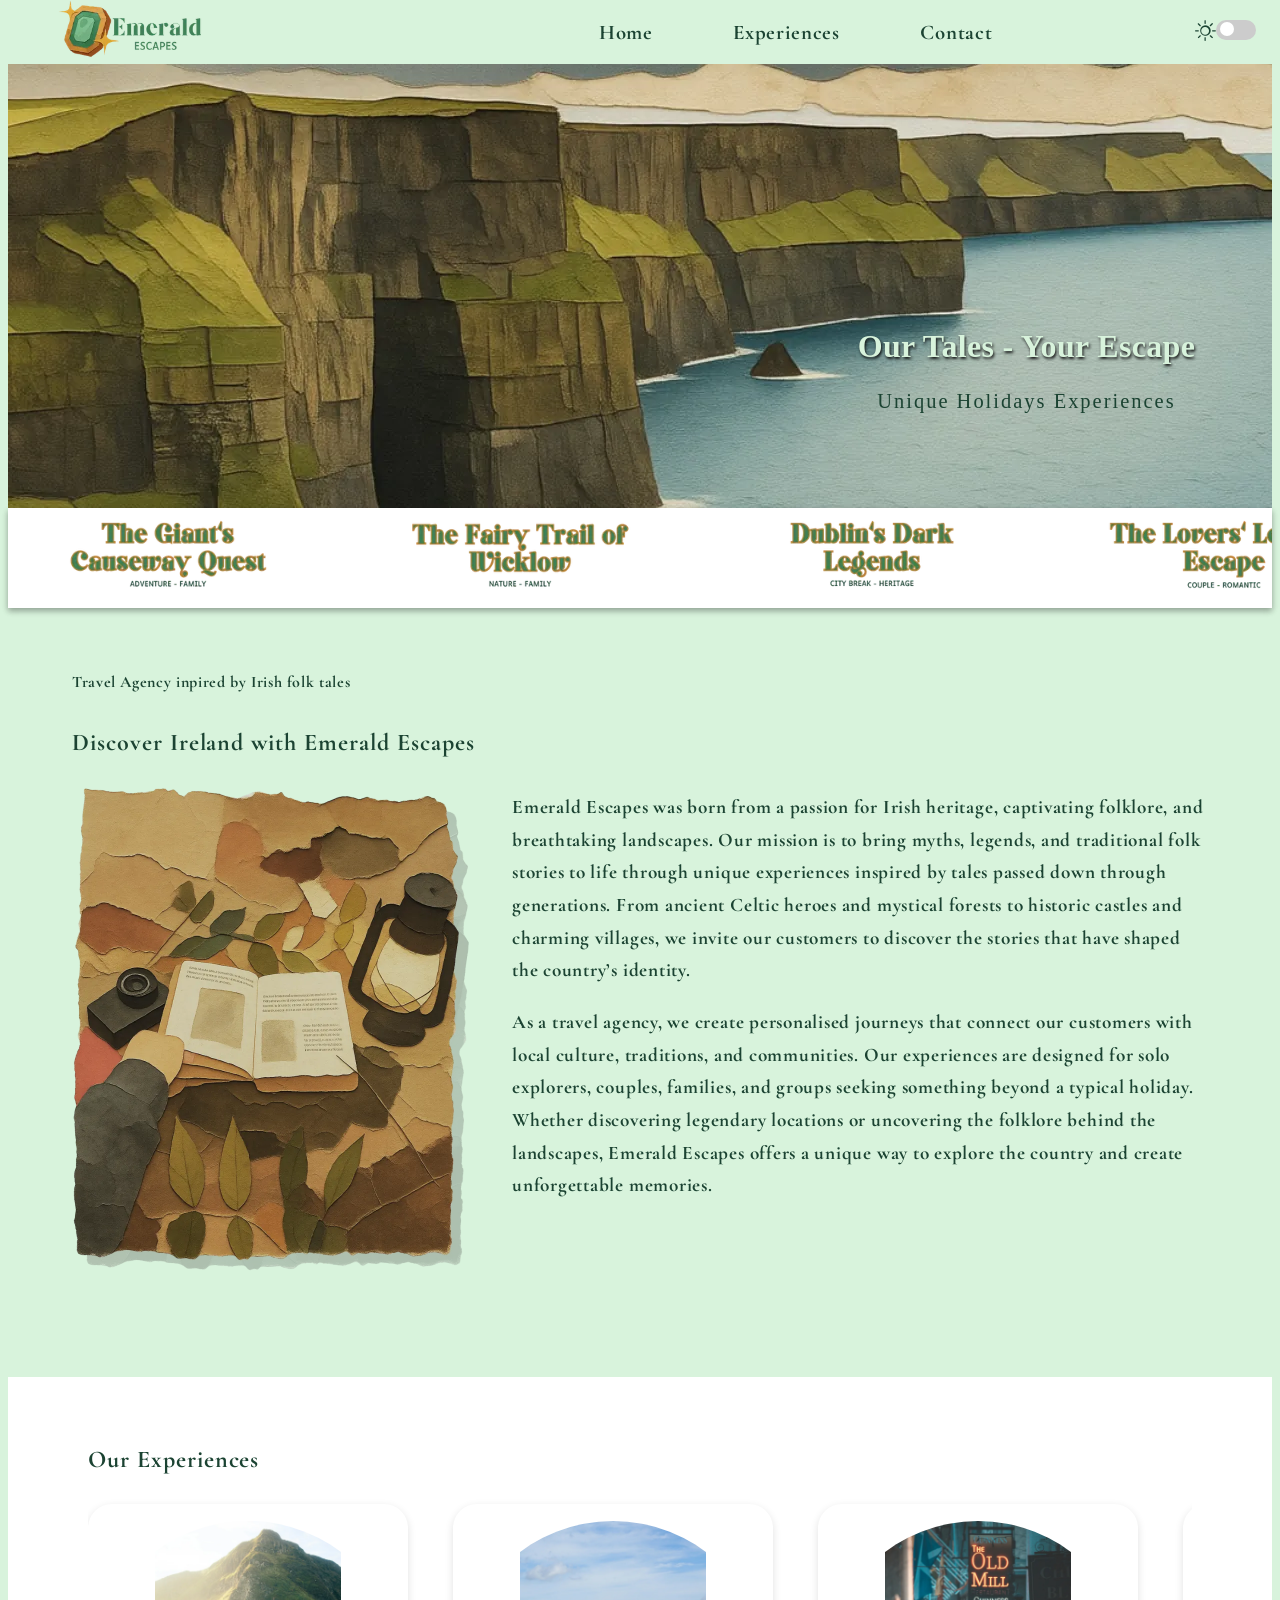
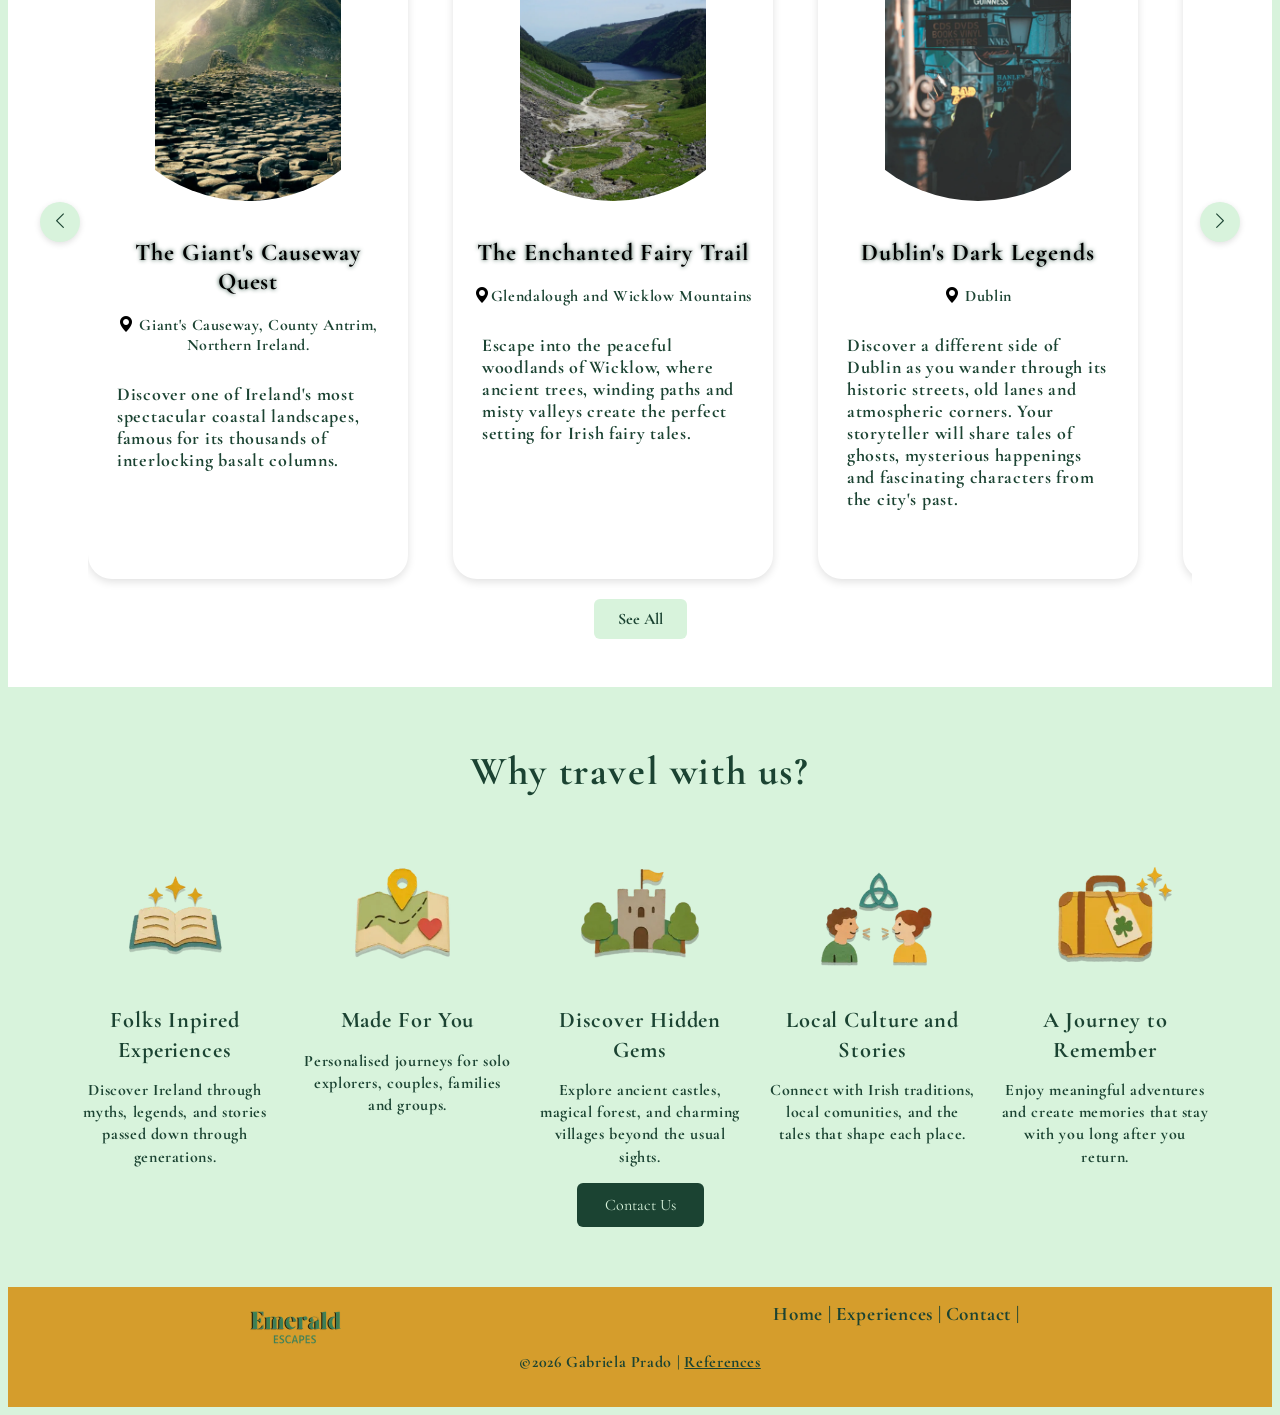
<file: index.html>
<!DOCTYPE html>
<html lang="en">    
<head>  
    <meta charset="UTF-8">
    <meta name="viewport" content="width=device-width", initial-scale="1.0">
    <meta name="color-scheme" content="light">
    <title>Emerald Escapes | Your Travel Agency</title>
    <link rel="stylesheet" href="css/styles.css">
    <link rel="stylesheet" href="https://cdn.jsdelivr.net/npm/bootstrap-icons@1.13.2/font/bootstrap-icons.min.css">
    <link rel="preconnect" href="https://fonts.googleapis.com">
    <link rel="preconnect" href="https://fonts.gstatic.com" crossorigin>
    <link href="https://fonts.googleapis.com/css2?family=Cormorant+Garamond:ital,wght@0,300..700;1,300..700&family=Playfair+Display:ital,wght@0,400..900;1,400..900&display=swap" rel="stylesheet">
    <link rel="apple-touch-icon" sizes="180x180" href="public/favicon/apple-touch-icon.png">
    <link rel="icon" type="image/png" sizes="32x32" href="public/favicon/favicon-32x32.png">
    <link rel="icon" type="image/png" sizes="16x16" href="public/favicon/favicon-16x16.png">
    <link rel="icon" href="./public/favicon/favicon-32x32.png" type="image/png">
    <link rel="manifest" href="public/favicon/site.webmanifest">
</head>
<body>
    <div id="main-container ">

        <!--Header Section-->
        <header>    
            <!--Mobile Header-->
            <div id="header-mobile">
                <div class="logo-container-mobile">
                    <img src="images/EmeraldLogo_Horizontal.webp" alt="emerald escapes logo" class="logo-nav">
                </div>
                 <button id="nav-btn-mobile" type="button" aria-label="Open nav" aria-controls="side-nav" aria-expanded="false">
                    <i class="bi bi-three-dots"  aria-hidden="true"></i>
                </button>
            </div>

            <!--Desktop nav-->
            <div id="nav-container">
                 <div class="logo-container">
                    <img src="images/EmeraldLogo_Horizontal.webp" alt="emerald escapes logo" class="logo-nav">
                </div>
                <div class="nav-bar">
                    <ul>
                        <li class="nav-list"><a href="index.html">Home</a></li>
                        <li class="nav-list"><a href="pages/experiences.html">Experiences</a></li>
                        <li class="nav-list"><a href="pages/contact.html">Contact</a></li>
                    </ul>

                </div>
                <div class="toggle-container">
                    <i class="bi bi-moon dark"></i>
                    <i class="bi bi-sun light"></i>
                    <label class="switch">
                    <input type="checkbox" class="theme-switch">
                    <span class="slider round"></span>
                    </label>
                </div>
            </div>

        </header>


        <!--Side Menu Section-->
        <nav id="side-nav" aria-label="nav mobile">
            <ul>
                
                <li class="mobile-nav-list"><a href="index.html">Home</a></li>
                <li class="mobile-nav-list"><a href="pages/experiences.html">Experiences</a></li>
                <li class="mobile-nav-list"><a href="pages/contact.html">Contact</a></li>                   
            </ul>
                <div class="toggle-container">
                <i class="bi bi-moon dark"></i>
                <i class="bi bi-sun light"></i>
                <label class="switch">
                <input type="checkbox" class="theme-switch">
                <span class="slider round"></span>
                </label>
            </div>
        </nav>
        
       
        <!--Main Section-->

       <!--Hero Section-->
        <div class="hero-section">
            <div class="hero-info">
                <h1>Our Tales - Your Escape</h1>
                <p>Unique Holidays Experiences</p>
            </div>
        </div>

        <!-- Automatic Carousel Experiences Title-->
         <section class="carousel-section">
            <div class="carousel-strip">
                <div class="carousel-container">
                    <div class="carousel-item">
                        <img src="images/Experiences/CausewayQuestTitle.webp" alt="green letter title" class="slide-image">
                    </div>
                    <div class="carousel-item">
                        <img src="images/Experiences/TheFairyTrailTitle.webp" alt="green letter title" class="slide-image">
                    </div>
                    <div class="carousel-item">
                        <img src="images/Experiences/DublinDarkTitle.webp" alt="green letter title" class="slide-image">
                    </div>

                    <div class="carousel-item">
                        <img src="images/Experiences/TheLoverTitle.webp" alt="green letter title" class="slide-image">
                    </div>
                    <div class="carousel-item">
                        <img src="images/Experiences/QueenTitle.webp" alt="green letter title" class="slide-image">
                    </div>
                    <div class="carousel-item">
                        <img src="images/Experiences/TheBansheeTitle.webp" alt="green letter title" class="slide-image">
                    </div>
                </div>
            </div>
        </section>

        <!--Company Info Section-->
        <section class="company-section">
            <div class="info-container">
                <p class="sectionStarter">Travel Agency inpired by Irish folk tales</p>
                <h1 class="title">Discover Ireland with Emerald Escapes</h1>
                <div class="text-image-container">  
                    <div class="image-info-container">
                        <img src="images/AboutUs.webp" alt="book, camera and lamp" class="image-intro" loading="lazy">
                    </div>
                    <div class="intro-text">
                            <p>Emerald Escapes was born from a passion for Irish heritage, captivating folklore, and breathtaking landscapes. Our mission is to bring myths, legends, and traditional folk stories to life through unique experiences inspired by tales passed down through generations. From ancient Celtic heroes and mystical forests to historic castles and charming villages, 
                                we invite our customers to discover the stories that have shaped the country’s identity.</p>
                            <p>As a travel agency, we create personalised journeys that connect our customers with local culture, traditions, and communities. Our experiences are designed for solo explorers, couples, families, and groups seeking something beyond a typical holiday. Whether discovering legendary locations or uncovering the folklore behind the landscapes, 
                                Emerald Escapes offers a unique way to explore the country and create unforgettable memories.</p>
                    </div>
                </div>
            </div>
        </section>

        
        <!--Theme Section / Experiences Preview cards-->
        <section class="theme-section">
            <div class="theme-container">
                <h1>  Our Experiences</h1>
                <button class="carousel-btn left-btn" aria-label="Previous experience"> 
                        <i class="bi bi-chevron-left"  aria-hidden="true"></i> 
                </button>
                <div class="experience-carousel">
                    <div class="experience-track">
                        <div class="experience-card"> 
                            <img src="images/Experiences/GiantExperience1.webp" alt="montain and rocks" class="image-experience" loading="lazy">
                            <div class="experience-info-container">
                                <h2>The Giant's Causeway Quest</h2>
                                <p class="location-text"><i class="bi bi-geo-alt-fill"></i> Giant's Causeway, County Antrim, Northern Ireland.</p>
                                <p class="description-text">Discover one of Ireland's most spectacular coastal landscapes, famous for its thousands of interlocking basalt columns.</p>
                                
                            </div>
                        </div>

                        <div class="experience-card"> 
                            <img src="images/Experiences/GlendaloughExperience1.webp" alt="lake and mountains" class="image-experience" loading="lazy">
                            <div class="experience-info-container">
                                <h2>The Enchanted Fairy Trail</h2>
                                <p class="location-text"><i class="bi bi-geo-alt-fill"></i>Glendalough and Wicklow Mountains</p>
                                <p class="description-text">Escape into the peaceful woodlands of Wicklow, where ancient trees, winding paths and misty valleys create the perfect setting for Irish fairy tales.</p>
                                
                            </div>
                        </div>

                        <div class="experience-card"> 
                            <img src="images/Experiences/DublinExperience1.webp" alt="street and ligths" class="image-experience" loading="lazy">
                            <div class="experience-info-container">
                                <h2>Dublin's Dark Legends</h2>
                                <p class="location-text"><i class="bi bi-geo-alt-fill"></i> Dublin</p>
                                <p class="description-text">Discover a different side of Dublin as you wander through its historic streets, old lanes and atmospheric corners.
                                     Your storyteller will share tales of ghosts, mysterious happenings and fascinating characters from the city's past.</p>
                                
                            </div>
                        </div>

                        <div class="experience-card"> 
                            <img src="images/Experiences/GleniffHorseshoe1.webp" alt="big square mountains" class="image-experience" loading="lazy">
                            <div class="experience-info-container">
                                <h2>The Lovers' Legend Escape</h2>
                                <p class="location-text"><i class="bi bi-geo-alt-fill"></i> County Sligo</p>
                                <p class="description-text">Fall in love with Ireland through the tragic tale of Diarmuid and Gráinne, legendary lovers who fled across the country to be together. Explore beautiful countryside, discover places associated with their story and enjoy peaceful walks with stunning views</p>
                                
                            </div>
                        </div>

                        <div class="experience-card"> 
                            <img src="images/Experiences/swans1.webp" alt="a couple of swans" class="image-experience" loading="lazy">
                            <div class="experience-info-container">
                                <h2>The Children of Lir Adventure</h2>
                                <p class="location-text"><i class="bi bi-geo-alt-fill"></i> Knocknarea Mountain, County Sligo.</p>
                                <p class="description-text">Ready for a legendary challenge? Follow the story of Queen Maeve, the fearless warrior queen of Connacht, whose adventures feature in some of Ireland's best-known tales.</p>
                                
                            </div>
                        </div>

                        <div class="experience-card"> 
                            <img src="images/Experiences/HillofTara1.webp" alt="green hill" class="image-experience" loading="lazy">
                            <div class="experience-info-container">
                                <h2>Secrets of the Ancient Celts</h2>
                                <p class="location-text"><i class="bi bi-geo-alt-fill"></i> Tara Hills and the Boyne Valley, County Meath</p>
                                <p class="description-text">Step into Ireland's ancient past at the Hill of Tara, a historic landscape associated with Ireland's High Kings and rich in legend.</p>
                                
                            </div>
                        </div>
                    </div>
                </div>
                <button class="carousel-btn right-btn" aria-label="next experience"> 
                        <i class="bi bi-chevron-right"  aria-hidden="true"></i> 
                </button>
            </div>
            <a href="pages/experiences.html"><button class="see-more-btn"> See All </button> </a>
             
            
        </section>


        <!--Summary Section Section-->
        <section class="summary-section">
            <div class="summary-container">
                <h1 class="title-summary">Why travel with us?</h1>
                <div class="image-text-summary-container">  
                    <div class="image-summary-container">
                        <img src="images/bookimg.webp" alt="opened book illustration" class="image-summary" loading="lazy">
                    </div>
                    <div class="summary-text">
                            <h2>Folks Inpired Experiences</h2>
                            <p>Discover Ireland through myths, legends, and stories passed down through generations.</p>
                    </div>
                </div>

                 <div class="image-text-summary-container">  
                    <div class="image-summary-container">
                        <img src="images/mapimg.webp" alt="opened book illustration" class="image-summary" loading="lazy">
                    </div>
                    <div class="summary-text">
                            <h2>Made For You</h2>
                            <p>Personalised journeys for solo explorers, couples, families and groups.</p>
                    </div>
                </div>

                 <div class="image-text-summary-container">  
                    <div class="image-summary-container">
                        <img src="images/castleimg.webp" alt="opened book illustration" class="image-summary" loading="lazy">
                    </div>
                    <div class="summary-text">
                            <h2>Discover Hidden Gems</h2>
                            <p>Explore ancient castles, magical forest, and charming villages beyond the usual sights.</p>
                    </div>
                </div>

                 <div class="image-text-summary-container">  
                    <div class="image-summary-container">
                        <img src="images/talkingimg.webp" alt="opened book illustration" class="image-summary" loading="lazy">
                    </div>
                    <div class="summary-text">
                            <h2>Local Culture and Stories</h2>
                            <p>Connect with Irish traditions, local comunities, and the tales that shape each place.</p>
                    </div>
                </div>

                 <div class="image-text-summary-container">  
                    <div class="image-summary-container">
                        <img src="images/bagimg.webp" alt="opened book illustration" class="image-summary" loading="lazy">
                    </div>
                    <div class="summary-text">
                            <h2>A Journey to Remember</h2>
                            <p>Enjoy meaningful adventures and create memories that stay with you long after you return.</p>
                    </div>
                </div>
                
            </div>
            <a href="pages/contact.html"><button class="more-info-btn">Contact Us</button></a>
        </section>


        <!--Footer Section-->
        <section class="footer-section">
            <div class="footer-container">
                <img src="images/Emeraldlogoletters.webp"    alt="Emerald Escapes logo only letters" class="logo-footer">
                <nav class="footer-nav">
                    <a href="index.html">Home |</a>
                    <a href="pages/experiences.html">Experiences |</a>
                    <a href="pages/contact.html">Contact |</a>
                </nav>
            </div>
            <div class="footer-credits">
                <span>&copy2026 Gabriela Prado |</span>
                <a href="documents/Project_references.pdf" target="_blank">References</a>
            </div>
        </section>


    </div> <!--Main container END--> 
    <script src="js/script.js"></script>
</body>
</html>
</file>
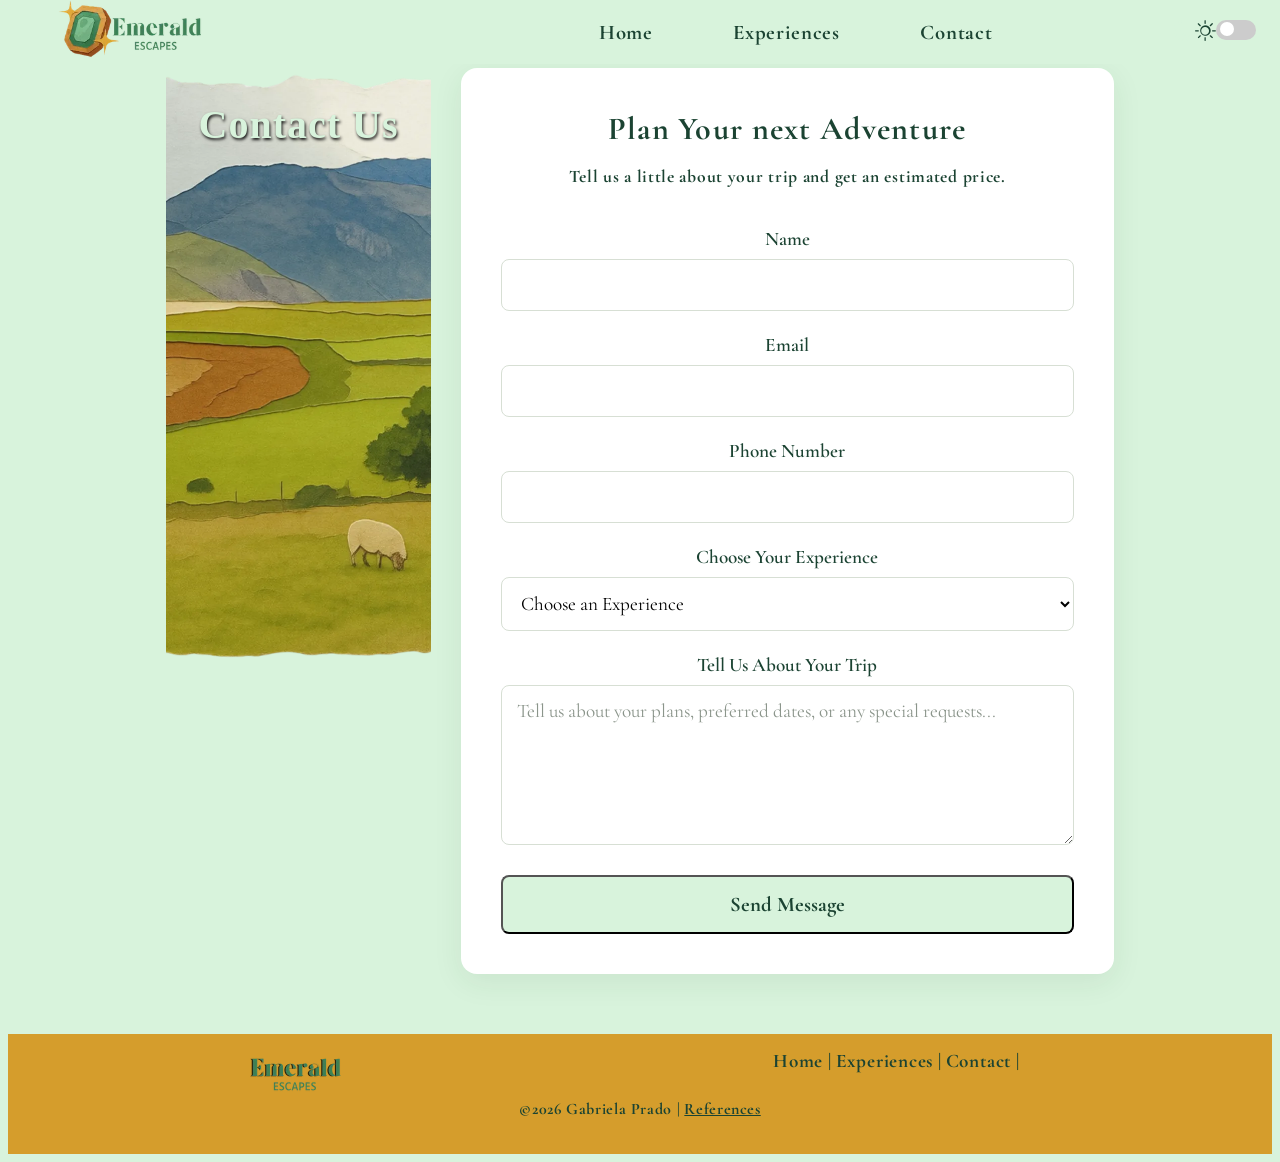
<file: pages/contact.html>
<!DOCTYPE html>
<html lang="en">    
<head>  
    <meta charset="UTF-8">
    <meta name="viewport" content="width=device-width", initial-scale="1.0">
    <meta name="color-scheme" content="light">
    <title>Contact | Emerald Escapes</title>
    <link rel="stylesheet" href="../css/styles.css">
    <link rel="stylesheet" href="https://cdn.jsdelivr.net/npm/bootstrap-icons@1.13.2/font/bootstrap-icons.min.css">
    <link rel="preconnect" href="https://fonts.googleapis.com">
    <link rel="preconnect" href="https://fonts.gstatic.com" crossorigin>
    <link href="https://fonts.googleapis.com/css2?family=Cormorant+Garamond:ital,wght@0,300..700;1,300..700&family=Playfair+Display:ital,wght@0,400..900;1,400..900&display=swap" rel="stylesheet">
    <link rel="apple-touch-icon" sizes="180x180" href="../public/favicon/apple-touch-icon.png">
    <link rel="icon" type="image/png" sizes="32x32" href="../public/favicon/favicon-32x32.png">
    <link rel="icon" type="image/png" sizes="16x16" href="../public/favicon/favicon-16x16.png">
    <link rel="icon" href="../public/favicon/favicon-32x32.png" type="image/png">
    <link rel="manifest" href="../public/favicon/site.webmanifest">
</head>
<body>
    <div id="main-container ">

        <!--Header Section-->
        <header>    
            <!--Mobile Header-->
            <div id="header-mobile">
                <div class="logo-container-mobile">
                    <img src="../images/EmeraldLogo_Horizontal.webp" alt="emerald escapes logo" class="logo-nav">
                </div>
                 <button id="nav-btn-mobile" type="button" aria-label="Open nav" aria-controls="side-nav" aria-expanded="false">
                    <i class="bi bi-three-dots"  aria-hidden="true"></i>
                </button>
            </div>

            <!--Desktop nav-->
            <div id="nav-container">
                 <div class="logo-container">
                    <img src="../images/EmeraldLogo_Horizontal.webp" alt="emerald escapes logo" class="logo-nav">
                </div>
                <div class="nav-bar">
                    <ul>
                        <li class="nav-list"><a href="../index.html">Home</a></li>
                        <li class="nav-list"><a href="experiences.html">Experiences</a></li>
                        <li class="nav-list"><a href="contact.html">Contact</a></li>
                    </ul>

                </div>
                <div class="toggle-container">
                    <i class="bi bi-moon dark"></i>
                    <i class="bi bi-sun light"></i>
                    <label class="switch">
                    <input type="checkbox" class="theme-switch">
                    <span class="slider round"></span>
                    </label>
                </div>
            </div>

        </header>


        <!--Side Menu Section-->
        <nav id="side-nav" aria-label="nav mobile">

            <ul>
                <li class="mobile-nav-list"><a href="../index.html">Home</a></li>
                <li class="mobile-nav-list"><a href="experiences.html">Experiences</a></li>
                <li class="mobile-nav-list"><a href="contact.html">Contact</a></li>                   
            </ul>
                <div class="toggle-container">
                <i class="bi bi-moon dark"></i>
                <i class="bi bi-sun light"></i>
                <label class="switch">
                <input type="checkbox" class="theme-switch">
                <span class="slider round"></span>
                </label>
            </div>
        </nav>
        
       
        <!--Main Section-->

      
        <!--Form Section-->
        <section class="form-section">
            <div class="img-form">
                <div class="contact-img">
                        <h1>Contact Us</h1>
                </div>
                
                <div class="form-container">

                    <form action="contact.html" method="get" id="contact-form">

                        <h2>Plan Your next Adventure</h2>
                        <p>
                            Tell us a little about your trip and get an estimated price.
                        </p>

                    
                        <label for="form-name">Name</label>
                        <input type="text" id="form-name" name="name" required autocomplete="name" minlength="3">
                        <span id="name-error" class="error-msg hidden">Please enter a valid name</span>

                        <label for="form-email">Email</label>
                        <input type="email" id="form-email" name="email" required autocomplete="email">
                        <span id="email-error" class="error-msg hidden">Please enter a valid email</span>
                      
                        <label for="form-number">Phone Number</label>
                        <input type="tel" id="form-number" name="phone" required autocomplete="tel" minlength="10">
                        <span id="number-error" class="error-msg hidden">Please enter a valid number</span>

                        <!-- Experience list -->
                        <label for="form-experience">Choose Your Experience</label>
                        <select id="form-experience" name="experience" required >
                            <option value="" selected>Choose an Experience</option>
                            <option value="not-decided">Not decided yet</option>
                            <option value="the-giants-causeway-quest">The Giant's Causeway Quest — From €89</option>
                            <option value="the-enchanted-fairy-trail">The Enchanted Fairy Trail — From €45</option>
                            <option value="dublins-dark-legends">Dublin's Dark Legends — From €25</option>
                            <option value="the-lovers-legend-escape">The Lovers' Legend Escape — From €399</option>
                            <option value="the-children-of-lir-adventure">The Children of Lir Adventure — From €59</option>
                            <option value="queen-maeves-warrior-trail">Queen Maeve's Warrior Trail — From €79</option>
                            <option value="the-banshees-midnight-mystery">The Banshee's Midnight Mystery — From €29</option>
                            <option value="secrets-of-the-ancient-celts">Secrets of the Ancient Celts — From €99</option>
                            <option value="selkie-secrets-of-the-wild-atlantic">Selkie Secrets of the Wild Atlantic — From €89</option>
                            <option value="the-leprechauns-lost-treasure">The Leprechaun's Lost Treasure — From €35</option>
                            <option value="a-night-of-castle-legends">A Night of Castle Legends — From €299</option>
                            <option value="journey-to-tir-na-nog">Journey to Tír na nÓg — From €499</option>
                            <option value="the-pirate-queens-coastal-adventure">The Pirate Queen's Coastal Adventure — From €129</option>
                            <option value="the-haunted-west-road-trip">The Haunted West Road Trip — From €249</option>
                            <option value="celtic-legends-weekend">Celtic Legends Weekend — From €199</option>
                        </select>
                        <span id="experience-error" class="error-msg hidden">Please select an option</span>

                        <fieldset class="persons-fields hidden">
                            <legend>Who's Coming Along?</legend>

                            <div class="persons-input">
                                <label for="adults">Adults</label>
                                <input type="number" id="adults" name="adults" min="0" max="100" value="1" required>
                            </div>
                            <div class="persons-input">
                                <label for="children">Children</label>
                                <input type="number" id="children" name="children" min="0" max="100" value="0" required>
                            </div>
                            <div class="persons-input">
                                <label for="students">Students</label>
                                <input type="number" id="students" name="students" min="0" max="100" value="0" required>
                            </div>
                        </fieldset>


                        <div class="price-preview hidden" >
                            <h3>Your Estimated Price</h3>

                            <p class="price-line"> Adults:
                                <span id="adult-price">€0.00</span>
                            </p>

                            <p class="price-line">Children (Discount 30%):
                                <span id="children-price">€0.00</span>
                            </p>

                            <p class="price-line">Students (Discount 10%):
                                <span id="student-price">€0.00</span>
                            </p>

                            <hr>
                            <p class="price-total">
                                Estimated total:
                                <strong id="total-price">€0.00</strong>
                            </p>

                            <p class="price-disclaimer">
                                This is a preliminary estimate only.
                            </p>
                        </div>

                     
                        <label for="form-message">Tell Us About Your Trip</label>
                        <textarea id="form-message" name="message"  required rows="5" minlength="50" maxlength="1000" placeholder="Tell us about your plans, preferred dates, or any special requests..."></textarea>
                        <span id="message-error" class="error-msg hidden">Please enter a valid message</span>
                        
                        <button type="submit" class="form-submit">
                            Send Message
                        </button>

                    </form>

                    <div id="confirmation">
                        <h2>Thank you for contacting Emerald Escapes! Your message has been sent</h2>
                           <a href="contact.html"><button class="more-info-btn">Back</button></a>
                    </div>
                </div>
            </div>
        </section>
               
        <!--Footer Section-->
        <section class="footer-section">
            <div class="footer-container">
                <img src="../images/Emeraldlogoletters.webp"    alt="Emerald Escapes logo only letters" class="logo-footer">
                <nav class="footer-nav">
                    <a href="../index.html">Home |</a>
                    <a href="experiences.html">Experiences |</a>
                    <a href="contact.html">Contact |</a>
                </nav>
            </div>
            <div class="footer-credits">
                <span>&copy2026 Gabriela Prado |</span>
                <a href="../documents/Project_references.pdf" >References</a>
            </div>
        </section>


    </div> <!--Main container END--> 
    <script src="../js/script.js"></script>
</body>
</html>
</file>
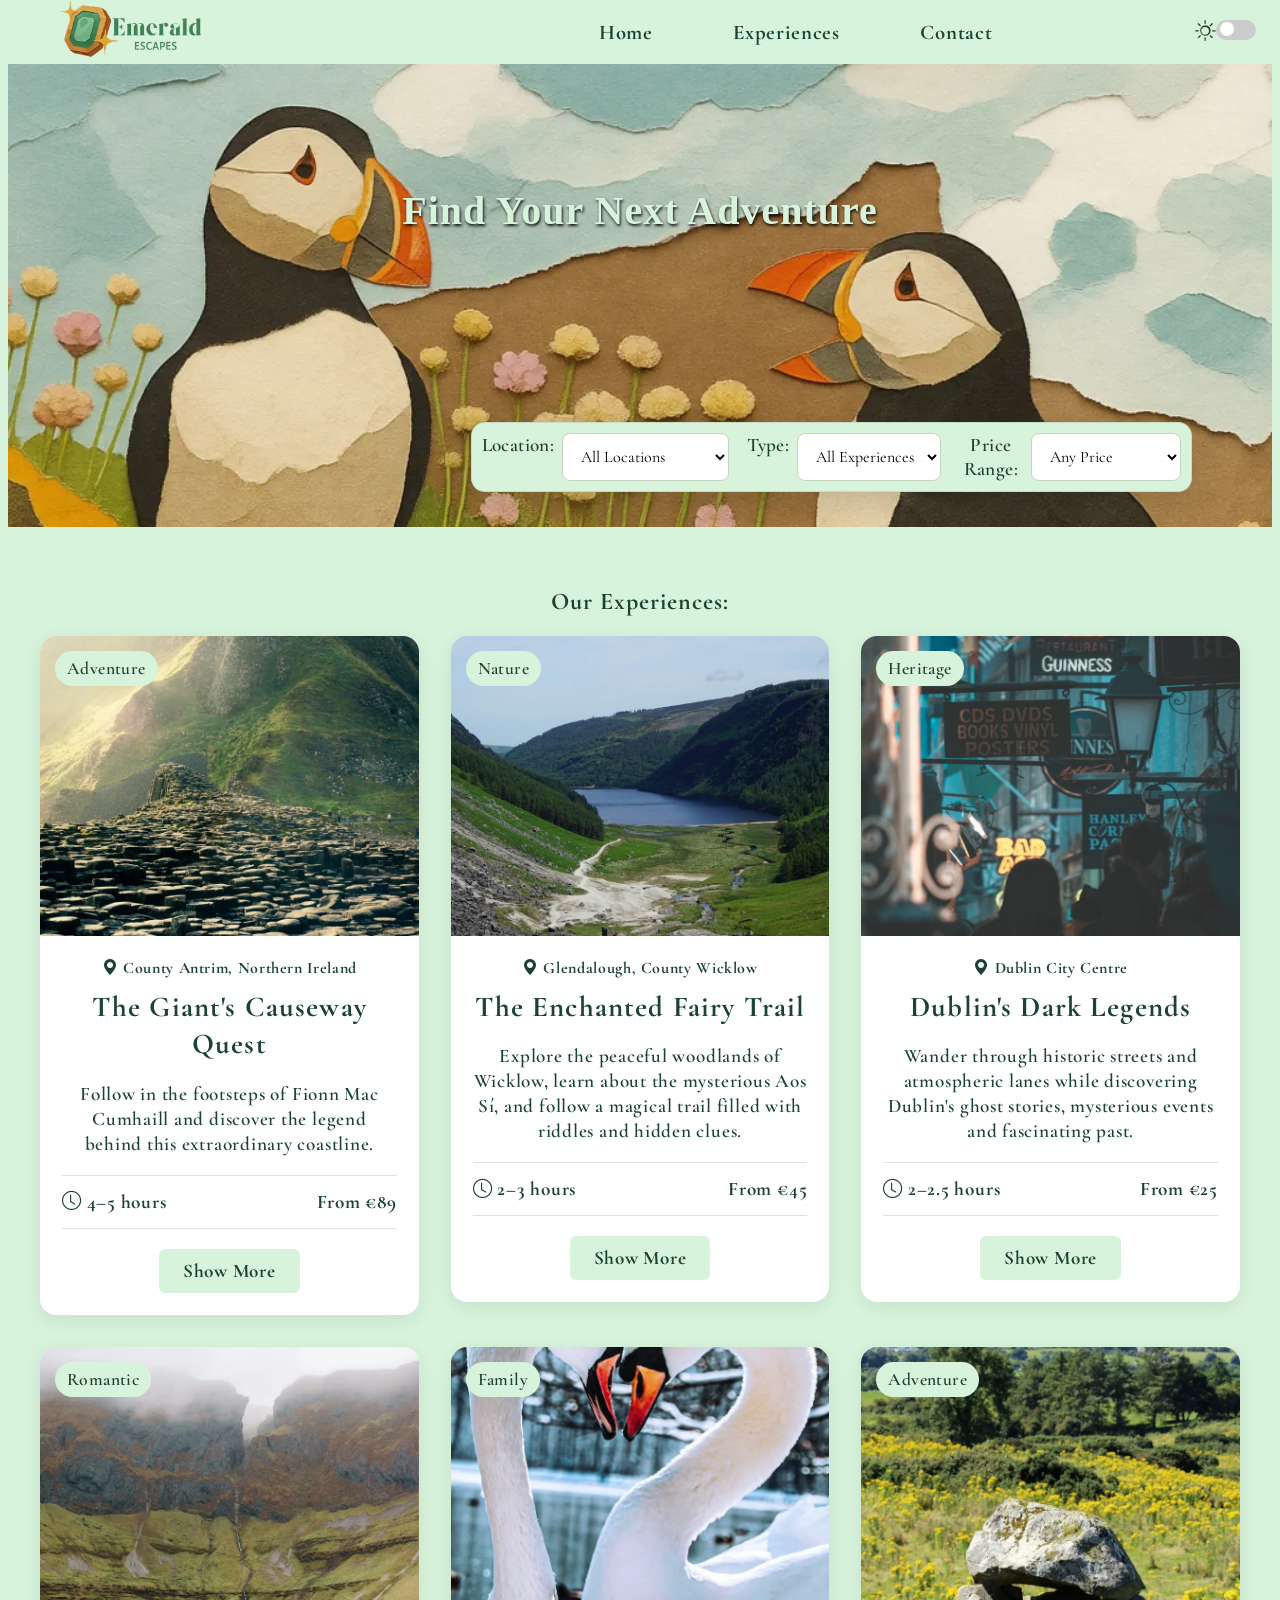
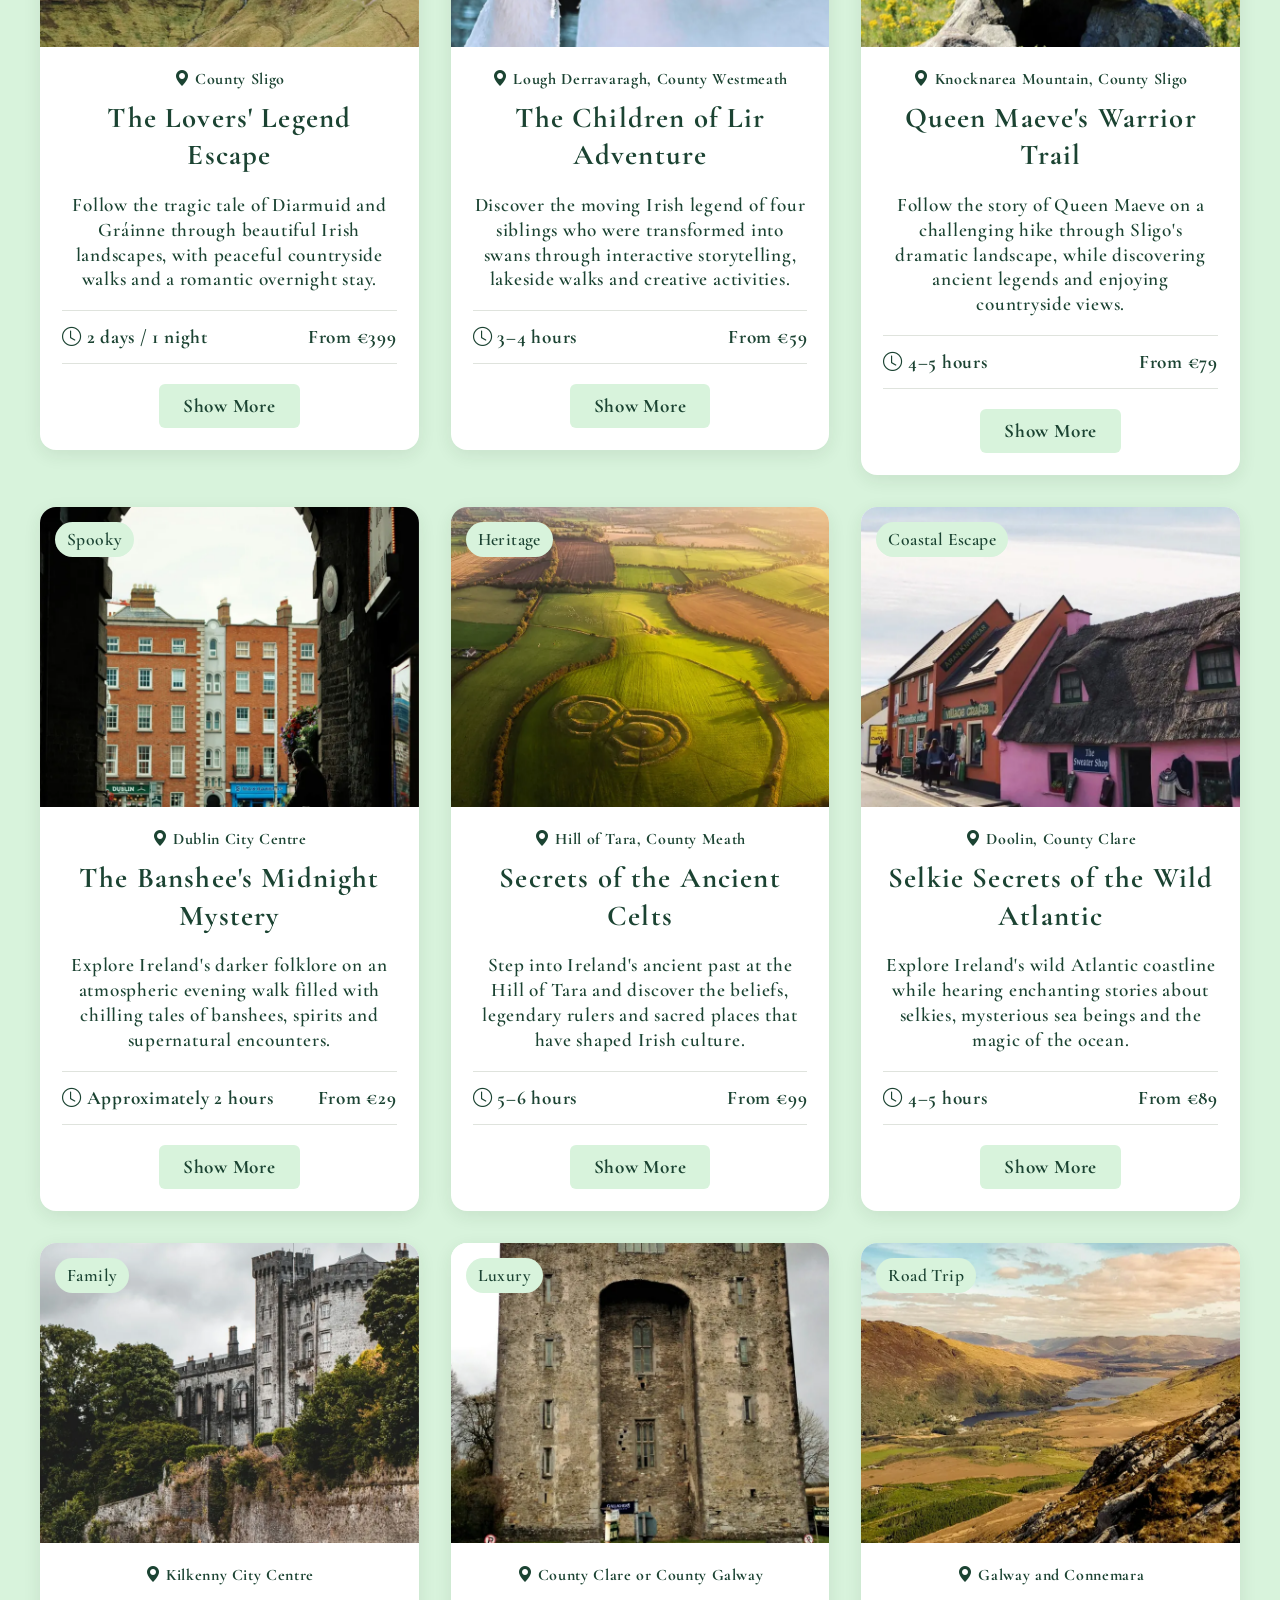
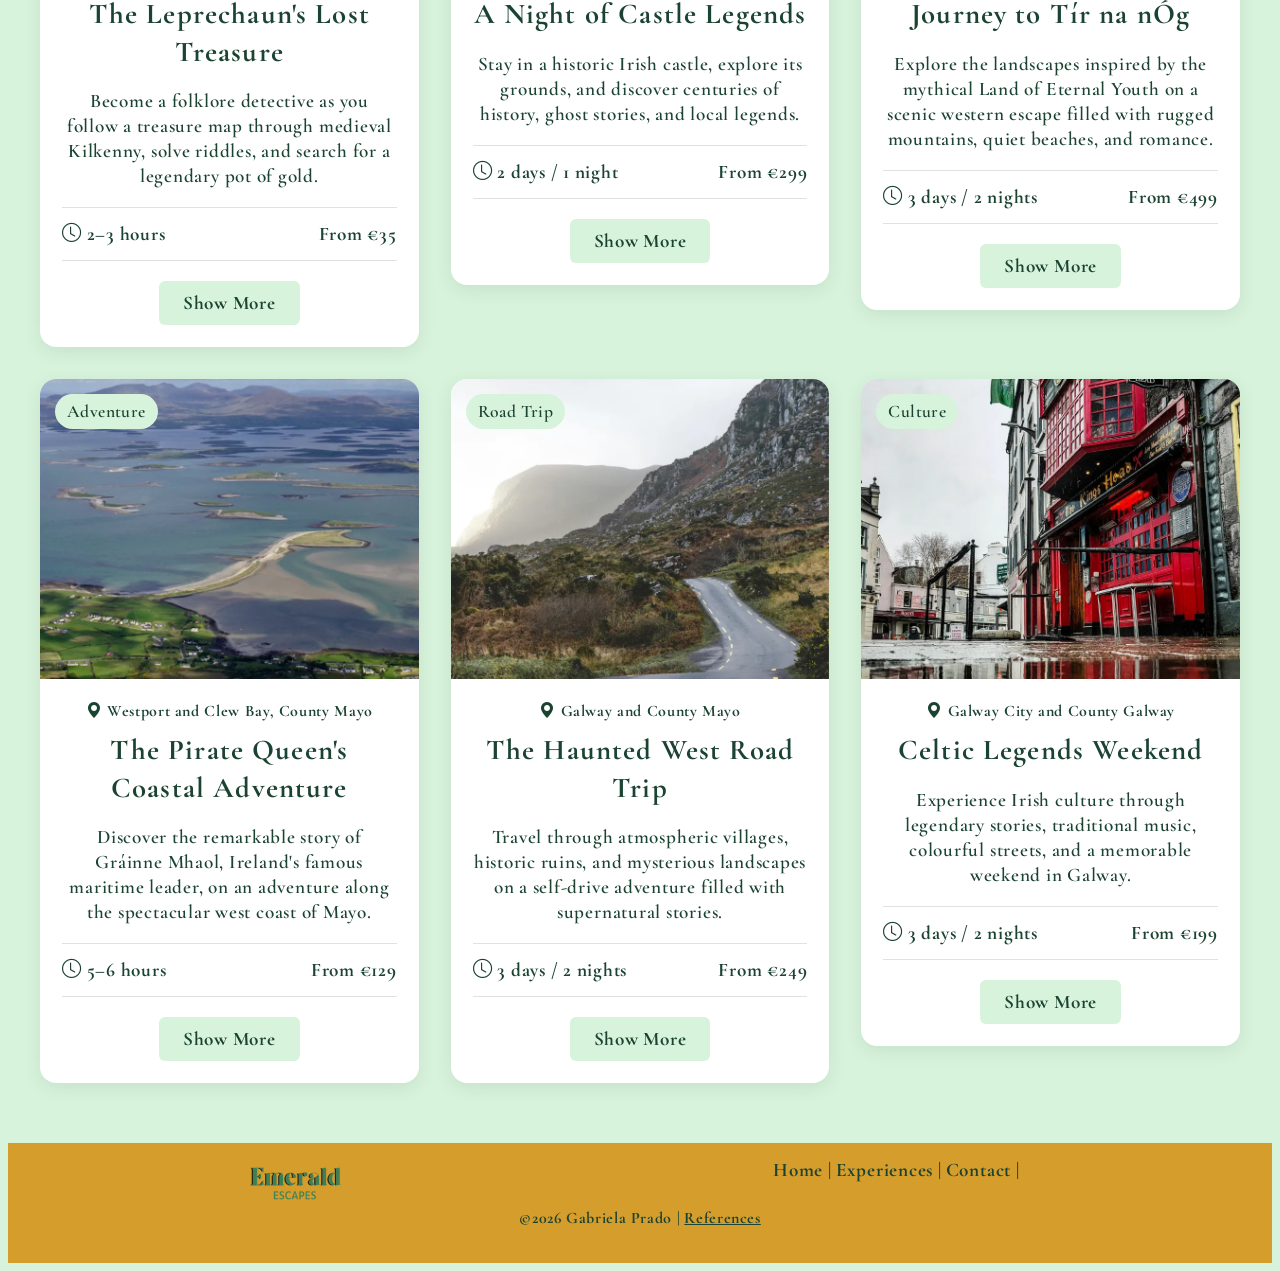
<file: pages/experiences.html>
<!DOCTYPE html>
<html lang="en">    
<head>  
    <meta charset="UTF-8">
    <meta name="viewport" content="width=device-width", initial-scale="1.0">
    <meta name="color-scheme" content="light">
    <title>Experiences | Emerald Escapes</title>
    <link rel="stylesheet" href="../css/styles.css">
    <link rel="stylesheet" href="https://cdn.jsdelivr.net/npm/bootstrap-icons@1.13.2/font/bootstrap-icons.min.css">
    <link rel="preconnect" href="https://fonts.googleapis.com">
    <link rel="preconnect" href="https://fonts.gstatic.com" crossorigin>
    <link href="https://fonts.googleapis.com/css2?family=Cormorant+Garamond:ital,wght@0,300..700;1,300..700&family=Playfair+Display:ital,wght@0,400..900;1,400..900&display=swap" rel="stylesheet">
     <link rel="apple-touch-icon" sizes="180x180" href="../public/favicon/apple-touch-icon.png">
    <link rel="icon" type="image/png" sizes="32x32" href="../public/favicon/favicon-32x32.png">
    <link rel="icon" type="image/png" sizes="16x16" href="../public/favicon/favicon-16x16.png">
    <link rel="icon" href="../public/favicon/favicon-32x32.png" type="image/png">
    <link rel="manifest" href="../public/favicon/site.webmanifest">
</head>
<body>
    <div id="main-container ">

        <!--Header Section-->
        <header>    
            <!--Mobile Header-->
            <div id="header-mobile">
                <div class="logo-container-mobile">
                    <img src="../images/EmeraldLogo_Horizontal.webp" alt="emerald escapes logo" class="logo-nav">
                </div>
                 <button id="nav-btn-mobile" type="button" aria-label="Open nav" aria-controls="side-nav" aria-expanded="false">
                    <i class="bi bi-three-dots"  aria-hidden="true"></i>
                </button>
            </div>
            <div id="nav-container">
                 <div class="logo-container">
                    <img src="../images/EmeraldLogo_Horizontal.webp" alt="emerald escapes logo" class="logo-nav">
                </div>
                <div class="nav-bar">
                    <ul>
                        <li class="nav-list"><a href="../index.html">Home</a></li>
                        <li class="nav-list"><a href="experiences.html">Experiences</a></li>
                        <li class="nav-list"><a href="contact.html">Contact</a></li>
                    </ul>

                </div>
                <div class="toggle-container">
                    <i class="bi bi-moon dark"></i>
                    <i class="bi bi-sun light"></i>
                    <label class="switch">
                    <input type="checkbox" class="theme-switch">
                    <span class="slider round"></span>
                    </label>
                </div>
            </div>

        </header>


        <!--Side Menu Section-->
        <nav id="side-nav" aria-label="nav mobile">

            <ul>
                <li class="mobile-nav-list"><a href="../index.html">Home</a></li>
                <li class="mobile-nav-list"><a href="experiences.html">Experiences</a></li>
                <li class="mobile-nav-list"><a href="contact.html">Contact</a></li>                   
            </ul>
                <div class="toggle-container">
                <i class="bi bi-moon dark"></i>
                <i class="bi bi-sun light"></i>
                <label class="switch">
                <input type="checkbox" class="theme-switch">
                <span class="slider round"></span>
                </label>
            </div>
        </nav>
        
       
        <!--Main Section-->

       
        <!-- Filter Section -->
        <div class="hero-experience-section">
            
             <h1 class="hero-title">Find Your Next Adventure</h1>
            <div class="experience-filter-container">
                <!-- Location Filter -->
                <div class="filter-type">
                    <h2>Location:</h2>
                    <select id="location-filter">
                        <option value="all">All Locations</option>
                        <option value="antrim">County Antrim</option>
                        <option value="wicklow">County Wicklow</option>
                        <option value="dublin">Dublin</option>
                        <option value="sligo">County Sligo</option>
                        <option value="westmeath">County Westmeath</option>
                        <option value="meath">County Meath</option>
                        <option value="clare">County Clare</option>
                        <option value="kilkenny">County Kilkenny</option>
                        <option value="galway">County Galway</option>
                        <option value="mayo">County Mayo</option>
                    </select>
                </div>

                
                <div class="filter-type">
                    <h2>Type:</h2>
                    <select id="type-filter">
                        <option value="all">All Experiences</option>
                        <option value="family">Family</option>
                        <option value="adventure">Adventure</option>
                        <option value="heritage">Heritage</option>
                        <option value="culture">Culture</option>
                        <option value="couple">Couples</option>
                        <option value="romantic">Romantic</option>
                        <option value="spooky">Spooky</option>
                        <option value="nature">Nature</option>
                        <option value="luxury">Luxury</option>
                        <option value="road-trip">Road Trips</option>
                        <option value="city-break">City Breaks</option>
                        <option value="hiking">Hiking</option>
                        <option value="history">History</option>
                        <option value="coastal-escape">Coastal Escape</option>
                        <option value="group-break">Group Break</option>
                    </select>
                </div>

         
                <div class="filter-type">
                    <h2>Price Range:</h2>
                    <select id="price-filter">
                        <option value="all">Any Price</option>
                        <option value="budget">Under €50</option>
                        <option value="moderate">€50–€100</option>
                        <option value="premium">€101–€250</option>
                        <option value="luxury">Over €250</option>
                    </select>
                </div>

            </div>
        </div>

        <!--Experiences  cards-->
        <!--Card 1: The Giant's Causeway-->
        <section class="experiences-section">
            <h1>Our Experiences:</h1>
            <div class="experiences-grid">
                <article class="experiences-main-card"
                    data-location="antrim"
                    data-types="adventure family heritage"
                    data-min-price="89"
                    data-max-price="149">

                    <div class="experiences-main-image-container">
                        <img src="../images/Experiences/GiantExperience1.webp" alt="The Giant's Causeway on the Irish coast">
                        <span class="experience-tag">Adventure</span>
                    </div>

                    
                    <div class="experience-content">
                        <p class="experience-location">
                            <i class="bi bi-geo-alt-fill"></i> County Antrim, Northern Ireland
                        </p>
                        <h2>The Giant's Causeway Quest</h2>
                        <p class="experience-intro">
                            Follow in the footsteps of Fionn Mac Cumhaill
                            and discover the legend behind this extraordinary coastline.
                        </p>
                        <div class="experience-meta">
                            
                            <span> <i class="bi bi-clock"></i> 4–5 hours</span>
                            <span>From €89</span>
                        </div>


                        <button class="expand-card-btn" type="button" aria-expanded="false" aria-controls="experience-details-1">
                            <span class="btn-text">Show More</span>
                        </button>

                        <div class="experience-details" id="experience-details-1" hidden>

                            <h3>The Story Behind the Experience</h3>
                            <p>
                                According to Irish legend, the giant Fionn Mac Cumhaill
                                built a causeway across the sea to face his Scottish rival,
                                Benandonner. Today, the Giant's Causeway is famous for its
                                remarkable hexagonal basalt columns and dramatic coastal views.
                            </p>
                            <h3>What's Included?</h3>
                            <ul>
                                <li>Guided coastal walk</li>
                                <li>Irish mythology storytelling</li>
                                <li>Giant-themed quizzes and challenges</li>
                                <li>Time to explore the spectacular landscape</li>
                            </ul>
                            <div class="experience-extra-info">
                                <p><strong>Duration:</strong> 4–5 hours</p>
                                <p><strong>Location:</strong> County Antrim</p>
                                <p><strong>Suitable for:</strong> Families and adventurers</p>
                                <p><strong>Availability:</strong> March–October, weather permitting</p>
                                <p><strong>Price:</strong> €89–€149 per person</p>
                            </div>
                            <nav class="btns-nav">
                                <div class="popup">
                                    <button type="button" class="story-btn"
                                        onclick="togglePopup(this)">
                                        Read the Legend
                                    </button>
                                    <div class="popuptext">
                                        <p>
                                            Long ago, there lived a brave Irish giant called <strong>Fionn Mac Cumhaill</strong>. One day, he heard that a Scottish giant named Benandonner wanted to fight him!<br><br>

                                            Fionn decided to build a giant stone road across the sea so he could meet his enemy. But when he saw how BIG Benandonner was, he got scared and ran home!<br><br>

                                            Luckily, Fionn’s clever wife, <strong>Oonagh</strong>, had a plan. She dressed Fionn up as a giant baby and tucked him into a cradle. When Benandonner arrived, he saw the huge baby and thought, <em>“If the baby is this big, how enormous must the father be?”</em><br><br>

                                            Terrified, Benandonner ran all the way back to Scotland, breaking the stone road behind him. The stones left behind became the <strong>Giant’s Causeway</strong>, a magical place where the legend of the two giants lives on!
                                        </p>
                                        <a href="https://unrealpodcast.com/the-giants-and-the-causeways-podcast-script/" target="_blank" >Refrence</a>
                                    </div>
                                </div>
                            </nav>
                             <a href="contact.html?experience=the-giants-causeway-quest" class="book-experience-btn"> Explore & Book</a>
                        </div>
                    </div>
                </article>

                <!-- Card 2: The Enchanted Fairy Trail -->
                <article class="experiences-main-card"
                    data-location="wicklow"
                    data-types="family nature adventure"
                    data-min-price="45"
                    data-max-price="75">

                    <div class="experiences-main-image-container">
                        <img src="../images/Experiences/GlendaloughExperience1.webp" alt="A woodland trail in the Wicklow Mountains">
                        <span class="experience-tag">Nature</span>
                    </div>
                    <div class="experience-content">
                        <p class="experience-location">
                            <i class="bi bi-geo-alt-fill"></i> Glendalough, County Wicklow
                        </p>
                        <h2>The Enchanted Fairy Trail</h2>
                        <p class="experience-intro">
                            Explore the peaceful woodlands of Wicklow, learn about the mysterious Aos Sí,
                            and follow a magical trail filled with riddles and hidden clues.
                        </p>
                        <div class="experience-meta">
                            <span><i class="bi bi-clock"></i> 2–3 hours</span>
                            <span>From €45</span>
                        </div>

                        <button class="expand-card-btn" type="button" aria-expanded="false" aria-controls="experience-details-2">
                            <span class="btn-text">Show More</span>
                        </button>
                       

                        
                        <div class="experience-details" id="experience-details-2" hidden>
                            <h3>The Story Behind the Experience</h3>
                            <p>
                                Irish folklore tells of the Aos Sí, mysterious fairy folk believed
                                to inhabit ancient mounds, forests and other hidden places.
                                Discover these enchanting traditions while exploring the beautiful
                                woodland trails of Glendalough.
                            </p>

                            <h3>What's Included?</h3>
                            <ul>
                                <li>Guided woodland nature trail</li>
                                <li>Irish fairy folklore storytelling</li>
                                <li>Riddles and hidden-clue challenges</li>
                                <li>Magical treasure hunt for children</li>
                            </ul>

                            <div class="experience-extra-info">
                                <p><strong>Duration:</strong> 2–3 hours</p>
                                <p><strong>Location:</strong> Glendalough and the Wicklow Mountains, County Wicklow</p>
                                <p><strong>Suitable for:</strong> Families and young explorers</p>
                                <p><strong>Requirements:</strong> Suitable outdoor clothing; children accompanied by adults</p>
                                <p><strong>Availability:</strong> April–October, selected days</p>
                                <p><strong>Price:</strong> €45–€75 per person</p>
                            </div>

                            <nav class="btns-nav">
                                <div class="popup">
                                    <button type="button" class="story-btn"
                                        onclick="togglePopup(this)">
                                        Read the Legend
                                    </button>
                                    <div class="popuptext">
                                        <p>
                                            Long ago, the ancient Irish people believed in a magical race called the <strong>Aos Sí</strong> (pronounced “ees shee”). They were powerful, mysterious beings who lived beneath the green hills and inside ancient mounds. Many people called them the fairy folk!<br><br>

                                            According to Irish legend, the Aos Sí were once the <strong>Tuatha Dé Danann</strong>, a magical people who ruled Ireland long ago. When humans arrived and defeated them, they retreated underground, where they built a hidden world of their own.<br><br>

                                            People believed that the fairy folk could be kind, but they could also play tricks or bring bad luck if they were disturbed. That’s why ancient hills, fairy forts, and even lonely trees were treated with great care and respect.<br><br>

                                            So, the next time you see a mysterious green hill in Ireland, take a closer look… Who knows what magical secrets might be hiding beneath it?
                                        </p>
                                        <a href="https://www.danielkirkpatrick.co.uk/irish-mythology/aos-si-irish-mythology/" target="_blank">Reference</a>
                                    </div>
                                </div>
                            </nav>
                            <a href="contact.html?experience=the-enchanted-fairy-trail" class="book-experience-btn">Get a Quote</a>
                        </div>
                    </div>
                </article>


                <!-- Card 3: Dublin's Dark Legends -->
                <article class="experiences-main-card"
                    data-location="dublin"
                    data-types="city-break heritage culture"
                    data-min-price="25"
                    data-max-price="45">

                    <div class="experiences-main-image-container">
                        <img src="../images/Experiences/DublinExperience1.webp" alt="A historic street in Dublin at night">
                        <span class="experience-tag">Heritage</span>
                    </div>

                    
                    <div class="experience-content">
                        <p class="experience-location">
                            <i class="bi bi-geo-alt-fill"></i> Dublin City Centre
                        </p>
                        <h2>Dublin's Dark Legends</h2>
                        <p class="experience-intro">
                            Wander through historic streets and atmospheric lanes while discovering
                            Dublin's ghost stories, mysterious events and fascinating past.
                        </p>
                        <div class="experience-meta">
                            <span><i class="bi bi-clock"></i> 2–2.5 hours</span>
                            <span>From €25</span>
                        </div>

                        <button class="expand-card-btn" type="button" aria-expanded="false" aria-controls="experience-details-3">
                            <span class="btn-text">Show More</span>
                        </button>

                        
                        <div class="experience-details" id="experience-details-3" hidden>
                            <h3>The Story Behind the Experience</h3>
                            <p>
                                Dublin's historic streets hold centuries of stories about unusual
                                events, mysterious characters and supernatural encounters.
                                Join a storyteller to discover how Irish folklore intertwines
                                with the city's history and traditions.
                            </p>

                            <h3>What's Included?</h3>
                            <ul>
                                <li>Guided walking tour of historic Dublin</li>
                                <li>Stories of ghosts and mysterious happenings</li>
                                <li>Irish folklore and local history</li>
                                <li>Visits to atmospheric streets and historic locations</li>
                            </ul>

                            <div class="experience-extra-info">
                                <p><strong>Duration:</strong> 2–2.5 hours</p>
                                <p><strong>Location:</strong> Dublin city centre</p>
                                <p><strong>Suitable for:</strong> History enthusiasts and mystery lovers</p>
                                <p><strong>Requirements:</strong> Comfortable walking shoes; recommended age 12+</p>
                                <p><strong>Availability:</strong> Year-round, selected evenings</p>
                                <p><strong>Price:</strong> €25–€45 per person</p>
                            </div>

                            <nav class="btns-nav">
                                <div class="popup">
                                    <button type="button" class="story-btn"
                                        onclick="togglePopup(this)">
                                        Read the Legend
                                    </button>
                                    <div class="popuptext">
                                        <p>
                                            Dublin is a city full of history, secrets, and spooky tales! According to local legends, some of its oldest buildings are home to mysterious ghosts that appear when nobody expects them.<br><br>

                                            At the <strong>Black Church</strong>, people have told stories of shadowy figures and strange footsteps in empty rooms. At <strong>Malahide Castle</strong>, a ghostly lady dressed in white is said to leave her painting and wander through the castle at night!<br><br>

                                            And the mysteries don’t end there! At <strong>Marsh’s Library</strong>, legend says that the ghost of its founder, Archbishop Narcissus Marsh, still searches for a missing letter hidden inside a book.<br><br>

                                            Are these stories just imagination, or could Dublin really have a few ghostly visitors? Next time you explore the city, keep your eyes open… You never know what might be lurking around the corner!
                                        </p>
                                        <a href="https://www.frg.ie/culture/dublin-ghost-stories/" target="_blank">Reference</a>
                                    </div>
                                </div>
                            </nav>
                            <a href="contact.html?experience=dublins-dark-legends" class="book-experience-btn">Get a Quote</a>
                        </div>
                    </div>
                </article>


                <!-- Card 4: The Lovers' Legend Escape -->
                <article class="experiences-main-card"
                    data-location="sligo"
                    data-types="couple romantic heritage"
                    data-min-price="399"
                    data-max-price="699">

                    <div class="experiences-main-image-container">
                        <img src="../images/Experiences/GleniffHorseshoe1.webp" alt="landscape of GleniffHorseshoe ">
                        <span class="experience-tag">Romantic</span>
                    </div>

                    
                    <div class="experience-content">
                        <p class="experience-location">
                            <i class="bi bi-geo-alt-fill"></i> County Sligo
                        </p>
                        <h2>The Lovers' Legend Escape</h2>
                        <p class="experience-intro">
                            Follow the tragic tale of Diarmuid and Gráinne through beautiful
                            Irish landscapes, with peaceful countryside walks and a romantic overnight stay.
                        </p>
                        <div class="experience-meta">
                            <span><i class="bi bi-clock"></i> 2 days / 1 night</span>
                            <span>From €399</span>
                        </div>

                        <button class="expand-card-btn" type="button" aria-expanded="false" aria-controls="experience-details-4">
                            <span class="btn-text">Show More</span>
                        </button>

                        
                        <div class="experience-details" id="experience-details-4" hidden>
                            <h3>The Story Behind the Experience</h3>
                            <p>
                                The legend of Diarmuid and Gráinne tells the story of two lovers
                                who fled across Ireland in search of freedom and a life together.
                                Discover the landscapes connected with their tale while exploring
                                the romantic side of Irish mythology.
                            </p>

                            <h3>What's Included?</h3>
                            <ul>
                                <li>Guided exploration of locations associated with the legend</li>
                                <li>Irish mythology storytelling</li>
                                <li>Peaceful countryside walks</li>
                                <li>Romantic dinner</li>
                                <li>One-night accommodation, subject to availability</li>
                            </ul>

                            <div class="experience-extra-info">
                                <p><strong>Duration:</strong> 2 days / 1 night</p>
                                <p><strong>Location:</strong> County Sligo, including the landscapes around Keash</p>
                                <p><strong>Suitable for:</strong> Couples</p>
                                <p><strong>Requirements:</strong> Two adults; advance booking required</p>
                                <p><strong>Availability:</strong> March–November, selected weekends</p>
                                <p><strong>Price:</strong> €399–€699 per booking package</p>
                            </div>

                            <nav class="btns-nav">
                                <div class="popup">
                                    <button type="button" class="story-btn"
                                        onclick="togglePopup(this)">
                                        Read the Legend
                                    </button>
                                    <div class="popuptext">
                                        <p>
                                            Long ago, there lived a beautiful princess named <strong>Gráinne</strong>. She was going to marry a famous Irish warrior called <strong>Fionn Mac Cumhaill</strong>. But at the wedding feast, she met a brave young warrior named <strong>Diarmuid</strong> and fell in love with him!<br><br>

                                            Gráinne asked Diarmuid to run away with her, but he didn’t want to upset Fionn, who was his leader and friend. So Gráinne used a magic spell, and the two escaped together!<br><br>

                                            Fionn was furious and chased them across Ireland. The couple travelled through forests and mountains, hiding in caves and under trees to stay safe. For years, they went on many adventures together.<br><br>

                                            One day, near <strong>Benbulben Mountain</strong> in County Sligo, Diarmuid faced a dangerous wild boar. He fought bravely to protect Gráinne, but the boar badly hurt him.<br><br>

                                            Fionn could have saved Diarmuid with his magical water, but he waited too long. Sadly, Diarmuid died before help arrived. And so, the story of Diarmuid and Gráinne became one of Ireland’s most famous love legends.
                                        </p>
                                        <a href="https://www.discoveringireland.com/the-legend-of-diarmuid-and-grainne/" target="_blank">Reference</a>
                                    </div>
                                </div>
                            </nav>
                            <a href="contact.html?experience=the-lovers-legend-escape" class="book-experience-btn">Get a Quote</a>
                        </div>
                    </div>
                </article>


                <!-- Card 5: The Children of Lir Adventure -->
                <article class="experiences-main-card"
                    data-location="westmeath"
                    data-types="family heritage nature"
                    data-min-price="59"
                    data-max-price="99">

                    <div class="experiences-main-image-container">
                        <img src="../images/Experiences/swans1.webp" alt="two white swans">
                        <span class="experience-tag">Family</span>
                    </div>

                    
                    <div class="experience-content">
                        <p class="experience-location">
                            <i class="bi bi-geo-alt-fill"></i> Lough Derravaragh, County Westmeath
                        </p>
                        <h2>The Children of Lir Adventure</h2>
                        <p class="experience-intro">
                            Discover the moving Irish legend of four siblings who were transformed into swans
                            through interactive storytelling, lakeside walks and creative activities.
                        </p>
                        <div class="experience-meta">
                            <span><i class="bi bi-clock"></i> 3–4 hours</span>
                            <span>From €59</span>
                        </div>

                        <button class="expand-card-btn" type="button" aria-expanded="false" aria-controls="experience-details-5">
                            <span class="btn-text">Show More</span>
                        </button>

                        
                        <div class="experience-details" id="experience-details-5" hidden>
                            <h3>The Story Behind the Experience</h3>
                            <p>
                                The Children of Lir is one of Ireland's best-known legends.
                                It tells of four siblings who were transformed into swans by
                                their jealous stepmother. Their story explores family, loss,
                                endurance and hope.
                            </p>

                            <h3>What's Included?</h3>
                            <ul>
                                <li>Interactive storytelling session</li>
                                <li>Gentle lakeside walk</li>
                                <li>Nature-spotting activities</li>
                                <li>Creative workshop inspired by the legend</li>
                            </ul>

                            <div class="experience-extra-info">
                                <p><strong>Duration:</strong> 3–4 hours</p>
                                <p><strong>Location:</strong> Lough Derravaragh, County Westmeath</p>
                                <p><strong>Suitable for:</strong> Families and children</p>
                                <p><strong>Requirements:</strong> Children accompanied by adults; comfortable outdoor clothing</p>
                                <p><strong>Availability:</strong> April–September, selected dates</p>
                                <p><strong>Price:</strong> €59–€99 per person</p>
                            </div>

                            <nav class="btns-nav">
                                <div class="popup">
                                    <button type="button" class="story-btn"
                                        onclick="togglePopup(this)">
                                        Read the Legend
                                    </button>
                                    <div class="popuptext">
                                        <p>
                                            Long ago, there lived an Irish lord named <strong>Lir</strong>, who loved his four children very much. Their names were <strong>Fionnuala, Aodh, Fiachra, and Conn</strong>. But after their mother died, Lir married another woman named <strong>Aoife</strong>, who became jealous of how much he loved his children.<br><br>

                                            One day, Aoife used her magic to turn the four children into beautiful white swans! She placed a spell on them that would last for <strong>900 years</strong>. They would spend 300 years on a lake, 300 years on the cold sea, and 300 years near the coast of County Mayo.<br><br>

                                            Even though they looked like swans, the children could still speak and sing with beautiful voices. They missed their father and their home, but they stayed together and helped each other through the long years.<br><br>

                                            At last, after 900 years, they heard the sound of a church bell. The spell was broken, and they changed back into humans. But they had grown very old. Before they passed away, a kind monk listened to their story and helped them find peace.<br><br>

                                            And so, the story of the <strong>Children of Lir</strong> became one of Ireland’s most famous legends, reminding us of the love between family and the strength of staying together through difficult times.
                                        </p>
                                        <a href="https://www.wildernessireland.com/blog/irish-myths-legends-children-of-lir/" target="_blank">Reference</a>
                                    </div>
                                </div>
                            </nav>
                            <a href="contact.html?experience=the-children-of-lir-adventure" class="book-experience-btn">Get a Quote</a>
                        </div>
                    </div>
                </article>
               
                <!-- Card 6: Queen Maeve's Warrior Trail -->
                <article class="experiences-main-card"
                    data-location="sligo"
                    data-types="adventure hiking heritage"
                    data-min-price="79"
                    data-max-price="129">

                    <div class="experiences-main-image-container">
                        <img src="../images/Experiences/QueenMaeveTrail1.webp" alt="The landscape of Knocknarea">
                        <span class="experience-tag">Adventure</span>
                    </div>

                    <div class="experience-content">
                        <p class="experience-location">
                            <i class="bi bi-geo-alt-fill"></i> Knocknarea Mountain, County Sligo
                        </p>
                        <h2>Queen Maeve's Warrior Trail</h2>
                        <p class="experience-intro">
                            Follow the story of Queen Maeve on a challenging hike through Sligo's
                            dramatic landscape, while discovering ancient legends and enjoying countryside views.
                        </p>
                        <div class="experience-meta">
                            <span><i class="bi bi-clock"></i> 4–5 hours</span>
                            <span>From €79</span>
                        </div>

                        <button class="expand-card-btn" type="button" aria-expanded="false" aria-controls="experience-details-6">
                            <span class="btn-text">Show More</span>
                        </button>

                        <div class="experience-details" id="experience-details-6" hidden>
                            <h3>The Story Behind the Experience</h3>
                            <p>
                                Queen Maeve, the legendary warrior queen of Connacht, features
                                prominently in Ireland's ancient stories. Explore Knocknarea,
                                where a large prehistoric cairn is traditionally associated with her,
                                and hear tales of ancient rivalries and heroic adventures.
                            </p>

                            <h3>What's Included?</h3>
                            <ul>
                                <li>Guided hike on Knocknarea Mountain</li>
                                <li>Irish mythology storytelling</li>
                                <li>Stories of Queen Maeve and ancient rivalries</li>
                                <li>Scenic countryside and coastal views</li>
                            </ul>

                            <div class="experience-extra-info">
                                <p><strong>Duration:</strong> 4–5 hours</p>
                                <p><strong>Location:</strong> Knocknarea Mountain, County Sligo</p>
                                <p><strong>Suitable for:</strong> Hikers and outdoor adventurers</p>
                                <p><strong>Requirements:</strong> Hiking boots, moderate fitness and weatherproof clothing</p>
                                <p><strong>Availability:</strong> April–October, weather permitting</p>
                                <p><strong>Price:</strong> €79–€129 per person</p>
                            </div>

                            <nav class="btns-nav">
                                <div class="popup">
                                    <button type="button" class="story-btn"
                                        onclick="togglePopup(this)">
                                        Read the Legend
                                    </button>
                                    <div class="popuptext">
                                        <p>
                                            Long ago, there lived a powerful Irish queen named <strong>Maeve</strong>. She ruled the kingdom of Connacht in the west of Ireland. Maeve was brave, clever, and a great leader who wanted to be as powerful as anyone else!<br><br>

                                            One day, Maeve and her husband, <strong>Aillil</strong>, began arguing about who was the richest. They had many wonderful things, but Aillil owned a very special bull. Maeve wanted a bull just as amazing, so she decided to find the famous <strong>Brown Bull of Cooley</strong>!<br><br>

                                            Maeve gathered a huge army and marched into Ulster to get the bull. But a brave young warrior named <strong>Cú Chulainn</strong> stood in her way. He fought to protect his land, and Maeve’s army struggled to get past him.<br><br>

                                            In the end, Maeve managed to get the Brown Bull, but her story did not end there. She was known for her courage, her strong will, and her desire to win. Even today, a great stone mound on <strong>Knocknarea Mountain</strong> in County Sligo is said to be her resting place.<br><br>

                                            Was Queen Maeve a real queen or a figure from legend? Nobody knows for sure. But her story remains one of the most famous tales in Irish mythology!
                                        </p>
                                        <a href="https://www.wildernessireland.com/blog/irish-folklore-queen-maeve/" target="_blank">Reference</a>
                                    </div>
                                </div>
                            </nav>
                            <a href="contact.html?experience=queen-maeves-warrior-trail" class="book-experience-btn">Get a Quote</a>
                        </div>
                    </div>
                </article>


                <!-- Card 7: The Banshee's Midnight Mystery -->
                <article class="experiences-main-card"
                    data-location="dublin"
                    data-types="spooky city-break culture"
                    data-min-price="29"
                    data-max-price="49">

                    <div class="experiences-main-image-container">
                        <img src="../images/Experiences/BansheeMystery1.webp" alt="buildings and people in dublin">
                        <span class="experience-tag">Spooky</span>
                    </div>

                    <div class="experience-content">
                        <p class="experience-location">
                            <i class="bi bi-geo-alt-fill"></i> Dublin City Centre
                        </p>
                        <h2>The Banshee's Midnight Mystery</h2>
                        <p class="experience-intro">
                            Explore Ireland's darker folklore on an atmospheric evening walk
                            filled with chilling tales of banshees, spirits and supernatural encounters.
                        </p>
                        <div class="experience-meta">
                            <span><i class="bi bi-clock"></i> Approximately 2 hours</span>
                            <span>From €29</span>
                        </div>

                        <button class="expand-card-btn" type="button" aria-expanded="false" aria-controls="experience-details-7">
                            <span class="btn-text">Show More</span>
                        </button>

                        <div class="experience-details" id="experience-details-7" hidden>
                            <h3>The Story Behind the Experience</h3>
                            <p>
                                In Irish tradition, the banshee is a supernatural figure whose
                                eerie cry is associated with death and the spirit world.
                                Discover the origins of this chilling folklore and hear other
                                mysterious stories on a guided evening walk through Dublin.
                            </p>

                            <h3>What's Included?</h3>
                            <ul>
                                <li>Guided evening walking tour</li>
                                <li>Traditional banshee stories</li>
                                <li>Tales of spirits and supernatural encounters</li>
                                <li>Historical details about Irish folklore</li>
                            </ul>

                            <div class="experience-extra-info">
                                <p><strong>Duration:</strong> Approximately 2 hours</p>
                                <p><strong>Location:</strong> Dublin city centre</p>
                                <p><strong>Suitable for:</strong> Fans of ghost stories and spooky experiences</p>
                                <p><strong>Requirements:</strong> Recommended age 16+; comfortable walking shoes</p>
                                <p><strong>Availability:</strong> Year-round, selected evenings</p>
                                <p><strong>Price:</strong> €29–€49 per person</p>
                            </div>

                            <nav class="btns-nav">
                                <div class="popup">
                                    <button type="button" class="story-btn"
                                        onclick="togglePopup(this)">
                                        Read the Legend
                                    </button>
                                    <div class="popuptext">
                                        <p>
                                            Long ago, people in Ireland told stories about a mysterious fairy called the <strong>Banshee</strong>. She was said to appear at night, dressed in white or grey, with long hair and a sad look on her face.<br><br>

                                            The Banshee was famous for her strange, sorrowful cry. According to legend, when people heard her crying or singing in the darkness, it was a warning that someone in their family might soon die.<br><br>

                                            Some people believed that the Banshee watched over certain Irish families and had been doing so for hundreds of years. Others imagined her as the spirit of someone who had once loved that family very much.<br><br>

                                            Nobody knows what a Banshee really looked like, and her appearance changed from story to story. Some said she looked like a young woman, while others described her as a little old lady wandering beneath the moonlight.<br><br>

                                            So, if you ever hear a strange cry on a quiet Irish night, listen carefully! Could it be the wind… or could the mysterious Banshee be nearby?
                                        </p>
                                        <a href="https://irishmyths.com/2022/07/25/banshee/" target="_blank">Reference</a>
                                    </div>
                                </div>
                            </nav>
                            <a href="contact.html?experience=the-banshees-midnight-mystery" class="book-experience-btn">Get a Quote</a>
                        </div>
                    </div>
                </article>


                <!-- Card 8: Secrets of the Ancient Celts -->
                <article class="experiences-main-card"
                    data-location="meath"
                    data-types="heritage culture history"
                    data-min-price="99"
                    data-max-price="179">

                    <div class="experiences-main-image-container">
                        <img src="../images/Experiences/AncientCelts1.webp" alt="landscape of the Hill of Tara">
                        <span class="experience-tag">Heritage</span>
                    </div>

                    <div class="experience-content">
                        <p class="experience-location">
                            <i class="bi bi-geo-alt-fill"></i> Hill of Tara, County Meath
                        </p>
                        <h2>Secrets of the Ancient Celts</h2>
                        <p class="experience-intro">
                            Step into Ireland's ancient past at the Hill of Tara and discover
                            the beliefs, legendary rulers and sacred places that have shaped Irish culture.
                        </p>
                        <div class="experience-meta">
                            <span><i class="bi bi-clock"></i> 5–6 hours</span>
                            <span>From €99</span>
                        </div>

                        <button class="expand-card-btn" type="button" aria-expanded="false" aria-controls="experience-details-8">
                            <span class="btn-text">Show More</span>
                        </button>

                        <div class="experience-details" id="experience-details-8" hidden>
                            <h3>The Story Behind the Experience</h3>
                            <p>
                                The Hill of Tara is a historic landscape associated with Ireland's
                                High Kings. Explore its rich heritage, learn about ancient beliefs
                                and discover how folklore and legendary rulers influenced Irish traditions.
                            </p>

                            <h3>What's Included?</h3>
                            <ul>
                                <li>Guided exploration of the Hill of Tara</li>
                                <li>Stories of Ireland's legendary High Kings</li>
                                <li>Introduction to ancient Irish beliefs and traditions</li>
                                <li>Exploration of the surrounding Boyne Valley landscape</li>
                            </ul>

                            <div class="experience-extra-info">
                                <p><strong>Duration:</strong> 5–6 hours</p>
                                <p><strong>Location:</strong> Hill of Tara and the Boyne Valley, County Meath</p>
                                <p><strong>Suitable for:</strong> History, culture and heritage enthusiasts</p>
                                <p><strong>Requirements:</strong> Comfortable walking shoes and suitable outdoor clothing</p>
                                <p><strong>Availability:</strong> April–October, guided departures</p>
                                <p><strong>Price:</strong> €99–€179 per person</p>
                            </div>

                            <nav class="btns-nav">
                                <div class="popup">
                                    <button type="button" class="story-btn"
                                        onclick="togglePopup(this)">
                                        Read the Legend
                                    </button>
                                    <div class="popuptext">
                                        <p>
                                            Long ago, the <strong>Hill of Tara</strong> in County Meath was said to be the home of Ireland’s High Kings. It was a special place where kings held feasts, made important decisions, and ruled their kingdom.<br><br>

                                            One of the most magical things at Tara was a stone called the <strong>Lia Fáil</strong>, or Stone of Destiny. According to legend, when the rightful king touched the stone, it let out a loud cry to show that he was the true king!<br><br>

                                            Tara was also a place of magic and mystery. In one old story, King Echu met a strange visitor named Midre, who challenged him to a game. As they played, the king made bigger and bigger bets until he risked a kiss and an embrace with his own wife, Étaín!<br><br>

                                            Many Irish legends tell stories of brave heroes, powerful kings, and magical beings connected to Tara. Even today, its green hills and ancient stones remind us of a time when stories and magic were part of everyday life.<br><br>

                                            So, if you ever visit the Hill of Tara, look around carefully. Who knows what secrets these ancient hills might still hold?
                                        </p>
                                        <a href="https://www.danielkirkpatrick.co.uk/historical-sites/hill-of-tara-history-mythology/" target="_blank">Reference</a>
                                    </div>
                                </div>
                            </nav>
                            <a href="contact.html?experience=secrets-of-the-ancient-celts" class="book-experience-btn">Get a Quote</a>
                        </div>
                    </div>
                </article>


                <!-- Card 9: Selkie Secrets of the Wild Atlantic -->
                <article class="experiences-main-card"
                    data-location="clare"
                    data-types="nature adventure coastal-escape"
                    data-min-price="89"
                    data-max-price="159">

                    <div class="experiences-main-image-container">
                        <img src="../images/Experiences/SelkieSecrets1.webp" alt="street in County Clare">
                        <span class="experience-tag">Coastal Escape</span>
                    </div>

                    <div class="experience-content">
                        <p class="experience-location">
                            <i class="bi bi-geo-alt-fill"></i> Doolin, County Clare
                        </p>
                        <h2>Selkie Secrets of the Wild Atlantic</h2>
                        <p class="experience-intro">
                            Explore Ireland's wild Atlantic coastline while hearing enchanting
                            stories about selkies, mysterious sea beings and the magic of the ocean.
                        </p>
                        <div class="experience-meta">
                            <span><i class="bi bi-clock"></i> 4–5 hours</span>
                            <span>From €89</span>
                        </div>

                        <button class="expand-card-btn" type="button" aria-expanded="false" aria-controls="experience-details-9">
                            <span class="btn-text">Show More</span>
                        </button>

                        <div class="experience-details" id="experience-details-9" hidden>
                            <h3>The Story Behind the Experience</h3>
                            <p>
                                According to Irish and Scottish folklore, selkies are mysterious
                                beings who can shed their seal skins and take human form.
                                Hear traditional tales of love and the sea while exploring the
                                spectacular coastal landscapes around Doolin.
                            </p>

                            <h3>What's Included?</h3>
                            <ul>
                                <li>Guided coastal walk</li>
                                <li>Traditional selkie storytelling</li>
                                <li>Scenic Atlantic coastline viewpoints</li>
                                <li>Opportunities to observe coastal wildlife and seabirds</li>
                            </ul>

                            <div class="experience-extra-info">
                                <p><strong>Duration:</strong> 4–5 hours</p>
                                <p><strong>Location:</strong> Doolin and the surrounding coast, County Clare</p>
                                <p><strong>Suitable for:</strong> Nature lovers and folklore enthusiasts</p>
                                <p><strong>Requirements:</strong> Weatherproof clothing, comfortable walking shoes and suitable fitness for coastal walking</p>
                                <p><strong>Availability:</strong> May–September, weather permitting</p>
                                <p><strong>Price:</strong> €89–€159 per person</p>
                            </div>

                            <nav class="btns-nav">
                                <div class="popup">
                                    <button type="button" class="story-btn"
                                        onclick="togglePopup(this)">
                                        Read the Legend
                                    </button>
                                    <div class="popuptext">
                                        <p>
                                            Long ago, people living by the Irish coast told stories about magical creatures called <strong>Selkies</strong>. They looked like seals when they swam in the sea, but they could take off their seal skins and become humans when they came onto land!<br><br>

                                            One famous story tells of a selkie woman named <strong>Eve</strong>. One day, a man named Thady Rua O’Dowd saw her on the beach and hid her magical seal skin. Without it, Eve could not return to the sea, so she stayed on land and married him. Together, they had seven children.<br><br>

                                            Even though Eve loved her family, she always missed the ocean. One day, one of her children showed her where Thady had hidden her seal skin. Eve found it and knew she could finally return to the sea!<br><br>

                                            She put on her magical skin and rushed back to the waves. She took some of her children with her, while the others were said to have turned into stones along the shore.<br><br>

                                            And so, the legend of the <strong>Selkies</strong> reminds us of the magic of the sea and the powerful pull of home. If you spot a seal swimming near the Irish coast, perhaps you’ll remember this mysterious tale!
                                        </p>
                                        <a href="https://www.wildernessireland.com/blog/irish-myths-legends-selkies/" target="_blank">Reference</a>
                                    </div>
                                </div>
                            </nav>
                            <a href="contact.html?experience=selkie-secrets-of-the-wild-atlantic" class="book-experience-btn">Get a Quote</a>
                        </div>
                    </div>
                </article>


                <!-- Card 10: The Leprechaun's Lost Treasure -->
                <article class="experiences-main-card"
                    data-location="kilkenny"
                    data-types="family adventure city-break"
                    data-min-price="35"
                    data-max-price="59">

                    <div class="experiences-main-image-container">
                        <img src="../images/Experiences/LeprechaunTreasure1.webp" alt="castle view in Kilkenny">
                        <span class="experience-tag">Family</span>
                    </div>

                    <div class="experience-content">
                        <p class="experience-location">
                            <i class="bi bi-geo-alt-fill"></i> Kilkenny City Centre
                        </p>
                        <h2>The Leprechaun's Lost Treasure</h2>
                        <p class="experience-intro">
                            Become a folklore detective as you follow a treasure map through
                            medieval Kilkenny, solve riddles, and search for a legendary pot of gold.
                        </p>
                        <div class="experience-meta">
                            <span><i class="bi bi-clock"></i> 2–3 hours</span>
                            <span>From €35</span>
                        </div>

                        <button class="expand-card-btn" type="button" aria-expanded="false" aria-controls="experience-details-10">
                            <span class="btn-text">Show More</span>
                        </button>

                        <div class="experience-details" id="experience-details-10" hidden>
                            <h3>The Story Behind the Experience</h3>
                            <p>
                                Leprechauns are among the best-known characters in Irish folklore,
                                often portrayed as clever and mischievous beings who guard hidden
                                treasure. Follow clues around Kilkenny and discover local sights
                                while testing your puzzle-solving skills.
                            </p>

                            <h3>What's Included?</h3>
                            <ul>
                                <li>Treasure map and clue trail</li>
                                <li>Riddles and folklore-inspired challenges</li>
                                <li>Exploration of Kilkenny's medieval streets</li>
                                <li>Family-friendly sightseeing adventure</li>
                            </ul>

                            <div class="experience-extra-info">
                                <p><strong>Duration:</strong> 2–3 hours</p>
                                <p><strong>Location:</strong> Kilkenny city centre, County Kilkenny</p>
                                <p><strong>Suitable for:</strong> Families and young explorers</p>
                                <p><strong>Requirements:</strong> Children accompanied by adults; smartphone optional</p>
                                <p><strong>Availability:</strong> April–October, daily or by arrangement</p>
                                <p><strong>Price:</strong> €35–€59 per person</p>
                            </div>

                            <nav class="btns-nav">
                                <div class="popup">
                                    <button type="button" class="story-btn"
                                        onclick="togglePopup(this)">
                                        Read the Legend
                                    </button>
                                    <div class="popuptext">
                                        <p>
                                            Long ago, Irish people told stories about little magical beings called <strong>leprechauns</strong>. They were tiny fairies who liked to live alone in quiet places, away from busy towns and villages.<br><br>

                                            Leprechauns were famous for making shoes and playing tricks on people. They were also said to be very rich and to hide pots of gold in secret places. Some stories say that if you caught a leprechaun, he might tell you where his treasure was hidden!<br><br>

                                            But be careful! Leprechauns were clever and tricky. If you looked away for even a moment, they could disappear before you had a chance to find their gold.<br><br>

                                            Today, many people imagine leprechauns wearing green clothes and guarding pots of gold at the end of rainbows. But in older Irish stories, they were sometimes described wearing red coats instead!<br><br>

                                            So, if you ever spot a tiny figure hiding near a tree or an old stone wall, take a closer look! It might just be a leprechaun playing one of his clever tricks.
                                            </p>
                                        <a href="https://irishmyths.com/2024/02/28/leprechaun-definition/" target="_blank">Reference</a>
                                    </div>
                                </div>
                            </nav>
                            <a href="contact.html?experience=the-leprechauns-lost-treasure" class="book-experience-btn">Get a Quote</a>
                        </div>
                    </div>
                </article>
                <!-- Card 11: A Night of Castle Legends -->
                <article class="experiences-main-card"
                    data-location="clare"
                    data-types="luxury couple heritage"
                    data-min-price="299"
                    data-max-price="599">

                    <div class="experiences-main-image-container">
                        <img src="../images/Experiences/CastleLegends1.webp" alt="an hsitoric irish castle">
                        <span class="experience-tag">Luxury</span>
                    </div>

                    <div class="experience-content">
                        <p class="experience-location">
                            <i class="bi bi-geo-alt-fill"></i> County Clare or County Galway
                        </p>
                        <h2>A Night of Castle Legends</h2>
                        <p class="experience-intro">
                            Stay in a historic Irish castle, explore its grounds, and discover
                            centuries of history, ghost stories, and local legends.
                        </p>
                        <div class="experience-meta">
                            <span><i class="bi bi-clock"></i> 2 days / 1 night</span>
                            <span>From €299</span>
                        </div>

                        <button class="expand-card-btn" type="button" aria-expanded="false" aria-controls="experience-details-11">
                            <span class="btn-text">Show More</span>
                        </button>

                        <div class="experience-details" id="experience-details-11" hidden>
                            <h3>The Story Behind the Experience</h3>
                            <p>
                                Ireland's historic castles hold stories of former residents,
                                secret passages, local traditions and unexplained happenings.
                                Discover the atmosphere and history of a participating castle
                                through guided exploration and an evening of folklore storytelling.
                            </p>

                            <h3>What's Included?</h3>
                            <ul>
                                <li>One-night stay at a participating historic castle hotel</li>
                                <li>Exploration of castle grounds</li>
                                <li>Local history and folklore storytelling</li>
                                <li>Special dinner</li>
                                <li>Evening storytelling session</li>
                            </ul>

                            <div class="experience-extra-info">
                                <p><strong>Duration:</strong> 2 days / 1 night</p>
                                <p><strong>Location:</strong> A participating castle hotel in County Clare or County Galway</p>
                                <p><strong>Suitable for:</strong> Couples and travellers seeking a luxury escape</p>
                                <p><strong>Requirements:</strong> Advance booking; accommodation subject to availability</p>
                                <p><strong>Availability:</strong> Year-round, subject to availability</p>
                                <p><strong>Price:</strong> €299–€599 per booking package</p>
                            </div>

                             <nav class="btns-nav">
                                <div class="popup">
                                    <button type="button" class="story-btn"
                                        onclick="togglePopup(this)">
                                        Read the Legend
                                    </button>
                                    <div class="popuptext">
                                        <p>
                                            Long ago, beside the River Shannon in County Clare, there was a place where Vikings came to trade. Around the year 970, a Viking trading camp stood where <strong>Bunratty Castle</strong> is today!<br><br>

                                            Over the years, several castles were built on this very spot. The castle we see today was built by the <strong>MacNamara family</strong> around 1425. Later, it became the home of the powerful <strong>O’Brien family</strong>, who ruled the area as the Earls of Thomond.<br><br>

                                            Inside the castle, people ate grand meals, celebrated special occasions, and lived behind strong stone walls. But life was not always peaceful! The castle saw battles and changes of power as different groups fought to control the land.<br><br>

                                            After many years, the castle was left empty and began to fall into ruin. Luckily, in the 1950s, a man named <strong>Lord Gort</strong> helped save it. He worked with others to repair the castle and bring it back to life.<br><br>

                                            Today, Bunratty Castle stands proudly for visitors to explore. You can discover its old rooms, imagine life in medieval times, and visit the nearby Folk Park to see how people lived long ago.<br><br>

                                            So, when you walk through Bunratty Castle, imagine the knights, lords, and families who once called it home. What stories do you think these ancient stone walls could tell?
                                        </p>
                                        <a href="https://www.bunrattycastle.ie/bunratty-castle/bunrattycastlehistory/" target="_blank">Reference</a>
                                    </div>
                                </div>
                            </nav>
                            <a href="contact.html?experience=a-night-of-castle-legends" class="book-experience-btn">Get a Quote</a>
                        </div>
                    </div>
                </article>


                <!-- Card 12: Journey to Tír na nÓg -->
                <article class="experiences-main-card"
                    data-location="galway"
                    data-types="couple road-trip luxury"
                    data-min-price="499"
                    data-max-price="899">

                    <div class="experiences-main-image-container">
                        <img src="../images/Experiences/TirNaNog1.webp" alt="A scenic view of Connemara in County Galway">
                        <span class="experience-tag">Road Trip</span>
                    </div>

                    <div class="experience-content">
                        <p class="experience-location">
                            <i class="bi bi-geo-alt-fill"></i> Galway and Connemara
                        </p>
                        <h2>Journey to Tír na nÓg</h2>
                        <p class="experience-intro">
                            Explore the landscapes inspired by the mythical Land of Eternal Youth on a
                            scenic western escape filled with rugged mountains, quiet beaches, and romance.
                        </p>
                        <div class="experience-meta">
                            <span><i class="bi bi-clock"></i> 3 days / 2 nights</span>
                            <span>From €499</span>
                        </div>

                        <button class="expand-card-btn" type="button" aria-expanded="false" aria-controls="experience-details-12">
                            <span class="btn-text">Show More</span>
                        </button>

                        <div class="experience-details" id="experience-details-12" hidden>
                            <h3>The Story Behind the Experience</h3>
                            <p>
                                Tír na nÓg is the mythical Land of Eternal Youth in Irish tradition.
                                The story of Oisín and Niamh tells of a journey to a magical world
                                beyond the sea. Explore the landscapes of Connemara while discovering
                                this timeless tale of love, adventure and enchantment.
                            </p>

                            <h3>What's Included?</h3>
                            <ul>
                                <li>Scenic exploration of Galway and Connemara</li>
                                <li>Stops at selected beaches, villages and viewpoints</li>
                                <li>Irish mythology storytelling</li>
                                <li>Romantic accommodation for two nights</li>
                                <li>An evening dedicated to Irish storytelling</li>
                            </ul>

                            <div class="experience-extra-info">
                                <p><strong>Duration:</strong> 3 days / 2 nights</p>
                                <p><strong>Location:</strong> Galway and the Connemara region, County Galway</p>
                                <p><strong>Suitable for:</strong> Couples and travellers seeking a scenic getaway</p>
                                <p><strong>Requirements:</strong> Two adults; transport arrangements and accommodation booked in advance</p>
                                <p><strong>Availability:</strong> April–October, advance booking required</p>
                                <p><strong>Price:</strong> €499–€899 per booking package</p>
                            </div>

                            <nav class="btns-nav">
                                <div class="popup">
                                    <button type="button" class="story-btn"
                                        onclick="togglePopup(this)">
                                        Read the Legend
                                    </button>
                                    <div class="popuptext">
                                       <p>
                                            Long ago, there lived a brave Irish warrior named <strong>Oisín</strong>. He was the son of the famous hero Fionn Mac Cumhaill. One day, a beautiful young woman named <strong>Niamh</strong> arrived on a magical white horse. She came from a wonderful place called <strong>Tír na nÓg</strong>, the Land of Eternal Youth, where nobody ever grew old!<br><br>

                                            Niamh invited Oisín to come with her, and he agreed. They rode across the sea on her magical white horse and arrived in a beautiful land full of happiness, where time seemed to stand still. Oisín and Niamh spent many happy years together.<br><br>

                                            But Oisín began to miss his father and his friends in Ireland. He asked Niamh if he could go home for a visit. She agreed, but gave him one important warning: he must never let his feet touch the ground!<br><br>

                                            When Oisín returned to Ireland, he was amazed to discover that everything had changed. He thought he had been away for only a few years, but <strong>300 years had passed</strong>! His father and friends were long gone.<br><br>

                                            One day, Oisín leaned down from his horse to help some men lift a heavy stone. Suddenly, he fell off and touched the ground. In that moment, the magic disappeared, and he became a very old man.<br><br>

                                            And so, the legend of <strong>Tír na nÓg</strong> reminds us how much we can miss the people and places we love. Even in a magical land, Oisín's heart still belonged to Ireland.
                                        </p>
                                        <a href="https://www.irishcentral.com/roots/history/tir-na-nog-legend-eternal-youth" target="_blank">Reference</a>
                                    </div>
                                </div>
                            </nav>
                            <a href="contact.html?experience=the-haunted-west-road-trip" class="book-experience-btn">Get a Quote</a>
                        </div>
                    </div>
                </article>


                <!-- Card 13: The Pirate Queen's Coastal Adventure -->
                <article class="experiences-main-card"
                    data-location="mayo"
                    data-types="adventure history heritage"
                    data-min-price="129"
                    data-max-price="229">

                    <div class="experiences-main-image-container">
                        <img src="../images/Experiences/PirateQueen1.webp" alt="coastline and waters of Clew Bay">
                        <span class="experience-tag">Adventure</span>
                    </div>

                    <div class="experience-content">
                        <p class="experience-location">
                            <i class="bi bi-geo-alt-fill"></i> Westport and Clew Bay, County Mayo
                        </p>
                        <h2>The Pirate Queen's Coastal Adventure</h2>
                        <p class="experience-intro">
                            Discover the remarkable story of Gráinne Mhaol, Ireland's famous
                            maritime leader, on an adventure along the spectacular west coast of Mayo.
                        </p>
                        <div class="experience-meta">
                            <span><i class="bi bi-clock"></i> 5–6 hours</span>
                            <span>From €129</span>
                        </div>

                        <button class="expand-card-btn" type="button" aria-expanded="false" aria-controls="experience-details-13">
                            <span class="btn-text">Show More</span>
                        </button>

                        <div class="experience-details" id="experience-details-13" hidden>
                            <h3>The Story Behind the Experience</h3>
                            <p>
                                Gráinne Mhaol, also known as Grace O'Malley, was a famous sixteenth-century
                                Irish maritime leader. Explore coastal locations associated with her
                                life and learn about her reputation as a remarkable figure in Irish history.
                            </p>

                            <h3>What's Included?</h3>
                            <ul>
                                <li>Guided exploration of selected coastal locations</li>
                                <li>Stories about Grace O'Malley and Irish maritime history</li>
                                <li>Scenic views around Clew Bay</li>
                                <li>Possible boat trip or historic-site visit, depending on the itinerary</li>
                            </ul>

                            <div class="experience-extra-info">
                                <p><strong>Duration:</strong> 5–6 hours</p>
                                <p><strong>Location:</strong> Westport, Clew Bay and the coast of County Mayo</p>
                                <p><strong>Suitable for:</strong> History lovers and outdoor adventurers</p>
                                <p><strong>Requirements:</strong> Weatherproof clothing; boat trips depend on conditions and availability</p>
                                <p><strong>Availability:</strong> May–September, weather permitting</p>
                                <p><strong>Price:</strong> €129–€229 per person</p>
                            </div>

                            <nav class="btns-nav">
                                <div class="popup">
                                    <button type="button" class="story-btn"
                                        onclick="togglePopup(this)">
                                        Read the Legend
                                    </button>
                                    <div class="popuptext">
                                       <p>
                                            Long ago, in the west of Ireland, there lived a brave woman named <strong>Gráinne Mhaol</strong>, also known as Grace O’Malley. She was born into a family of sailors and grew up loving the sea. She became a skilled sailor and a powerful leader with her own fleet of ships!<br><br>

                                            Gráinne was not afraid to stand up for herself. One famous story says that when she was a girl, she wanted to sail with her father. He told her that her long hair might get caught in the ship’s ropes, so she cut it short! This is how she got the nickname <strong>Gráinne Mhaol</strong>.<br><br>

                                            As she grew older, Gráinne sailed along Ireland’s western coast with her crew. She traded goods, collected payments from passing ships, and sometimes raided other vessels. Soon, people began calling her the <strong>Pirate Queen of Connacht</strong>!<br><br>

                                            Gráinne was also a fearless leader who defended her family and her lands. She even travelled to England to meet <strong>Queen Elizabeth I</strong> and ask for help protecting her family. It was an extraordinary meeting between two powerful women!<br><br>

                                            Gráinne’s life was full of adventure, danger, and daring journeys across the sea. Today, she is remembered as one of Ireland’s most famous female leaders, a woman who was determined to make her own choices and never give up easily.
                                        </p>
                                        <a href="https://historyireland.com/grainne-mhaol-pirate-queen-of-connacht-behind-the-legend/" target="_blank">Reference</a>
                                    </div>
                                </div>
                            </nav>
                            <a href="contact.html?experience=celtic-legends-weekend" class="book-experience-btn">Get a Quote</a>
                        </div>
                    </div>
                </article>


                <!-- Card 14: The Haunted West Road Trip -->
                <article class="experiences-main-card"
                    data-location="galway"
                    data-types="road-trip spooky heritage"
                    data-min-price="249"
                    data-max-price="499">

                    <div class="experiences-main-image-container">
                        <img src="../images/Experiences/HauntedWestRoadTrip1.webp" alt="country road in the west of Ireland">
                        <span class="experience-tag">Road Trip</span>
                    </div>

                    <div class="experience-content">
                        <p class="experience-location">
                            <i class="bi bi-geo-alt-fill"></i> Galway and County Mayo
                        </p>
                        <h2>The Haunted West Road Trip</h2>
                        <p class="experience-intro">
                            Travel through atmospheric villages, historic ruins, and mysterious
                            landscapes on a self-drive adventure filled with supernatural stories.
                        </p>
                        <div class="experience-meta">
                            <span><i class="bi bi-clock"></i> 3 days / 2 nights</span>
                            <span>From €249</span>
                        </div>

                        <button class="expand-card-btn" type="button" aria-expanded="false" aria-controls="experience-details-14">
                            <span class="btn-text">Show More</span>
                        </button>

                        <div class="experience-details" id="experience-details-14" hidden>
                            <h3>The Story Behind the Experience</h3>
                            <p>
                                The west of Ireland is rich in local legends, ghost stories, and
                                tales of unusual encounters. Follow a digital mystery trail through
                                atmospheric towns and historic sites, discovering a new story at each stop.
                            </p>

                            <h3>What's Included?</h3>
                            <ul>
                                <li>Self-drive itinerary through Galway and selected destinations in Mayo</li>
                                <li>Digital mystery trail</li>
                                <li>Ghost stories and local folklore</li>
                                <li>Suggested scenic walks and historic stops</li>
                            </ul>

                            <div class="experience-extra-info">
                                <p><strong>Duration:</strong> 3 days / 2 nights</p>
                                <p><strong>Location:</strong> Galway and selected destinations in County Mayo</p>
                                <p><strong>Suitable for:</strong> Independent travellers and adventurous couples</p>
                                <p><strong>Requirements:</strong> Driving licence and vehicle; accommodation depends on the selected package</p>
                                <p><strong>Availability:</strong> Year-round, itinerary adapted to weather and daylight</p>
                                <p><strong>Price:</strong> €249–€499 per booking package</p>
                            </div>

                            <nav class="btns-nav">
                                <div class="popup">
                                    <button type="button" class="story-btn"
                                        onclick="togglePopup(this)">
                                        Read the Legend
                                    </button>
                                    <div class="popuptext">                                 
                                    <p>
                                        Imagine travelling through the green hills of Ireland, passing ancient castles and quiet lakes hidden among the trees. These magical landscapes are the perfect setting for an old Irish tale about a brave prince and a mysterious creature called the <strong>Nine-Legged Steed</strong>!<br><br>

                                        Long ago, a young prince was hunting near a beautiful lake when he saw three swans swimming towards the shore. To his surprise, the swans turned into three young women! The prince fell in love with one of them, but a jealous spell soon separated them.<br><br>

                                        Heartbroken, the prince left his home to search for his beloved. During his journey, he discovered a strange little house and met the incredible Nine-Legged Steed, a magical creature that promised to help him. Together, they raced across hills, valleys, and mysterious lands, facing dangers and discovering powerful magic along the way.<br><br>

                                        The prince travelled to a distant island, where he used a magical ring to defeat dangerous creatures. With the help of a magic apple and his extraordinary steed, he continued his adventure until he finally found the woman he loved.<br><br>

                                        But the biggest surprise was yet to come! The Nine-Legged Steed was actually a young woman trapped under a spell. When the prince's adventure came to an end, the enchantment was broken, and she became human again.<br><br>

                                        Today, Ireland's peaceful lakes, winding country roads, and ancient ruins can make you feel as though you have stepped into a world of legends. As you explore the Irish countryside, imagine the adventures that might have taken place in these mysterious landscapes. Who knows what secrets the hills and lakes might still hold?
                                    </p>

                                        <a href="https://en.wikisource.org/wiki/West_Irish_folk-tales_and_romances/18" target="_blank">Reference</a>
                                    </div>
                                </div>
                            </nav>
                            <a href="contact.html?experience=the-haunted-west-road-trip" class="book-experience-btn">Get a Quote</a>
                        </div>
                    </div>
                </article>


                <!-- Card 15: Celtic Legends Weekend -->
                <article class="experiences-main-card"
                    data-location="galway"
                    data-types="heritage group-break culture"
                    data-min-price="199"
                    data-max-price="349">

                    <div class="experiences-main-image-container">
                        <img src="../images/Experiences/CelticLegendsWeekend1.webp" alt="street view in Galway">
                        <span class="experience-tag">Culture</span>
                    </div>

                    <div class="experience-content">
                        <p class="experience-location">
                            <i class="bi bi-geo-alt-fill"></i> Galway City and County Galway
                        </p>
                        <h2>Celtic Legends Weekend</h2>
                        <p class="experience-intro">
                            Experience Irish culture through legendary stories, traditional
                            music, colourful streets, and a memorable weekend in Galway.
                        </p>
                        <div class="experience-meta">
                            <span><i class="bi bi-clock"></i> 3 days / 2 nights</span>
                            <span>From €199</span>
                        </div>

                        <button class="expand-card-btn" type="button" aria-expanded="false" aria-controls="experience-details-15">
                            <span class="btn-text">Show More</span>
                        </button>

                        <div class="experience-details" id="experience-details-15" hidden>
                            <h3>The Story Behind the Experience</h3>
                            <p>
                                Irish folklore has been passed down through generations through
                                stories, music and shared traditions. Explore Galway's lively
                                streets, learn about the origins of Irish legends and experience
                                the cultural atmosphere that keeps these traditions alive.
                            </p>

                            <h3>What's Included?</h3>
                            <ul>
                                <li>Exploration of Galway city</li>
                                <li>Introduction to Irish folklore and traditions</li>
                                <li>Storytelling session</li>
                                <li>Evening of traditional music in a local setting</li>
                                <li>Group cultural activities</li>
                            </ul>

                            <div class="experience-extra-info">
                                <p><strong>Duration:</strong> 3 days / 2 nights</p>
                                <p><strong>Location:</strong> Galway city and surrounding County Galway</p>
                                <p><strong>Suitable for:</strong> Friends, solo travellers and small groups</p>
                                <p><strong>Requirements:</strong> Advance booking; minimum group size may apply</p>
                                <p><strong>Availability:</strong> Year-round, selected weekends</p>
                                <p><strong>Price:</strong> €199–€349 per person</p>
                            </div>

                            <nav class="btns-nav">
                                <div class="popup">
                                    <button type="button" class="story-btn"
                                        onclick="togglePopup(this)">
                                        Read the Legend
                                    </button>
                                    <div class="popuptext">                                
                                    <p>
                                        Long ago, before televisions, phones, and the internet, people in Ireland loved gathering around a warm fire to share stories. Families, friends, and neighbours listened to tales about brave heroes, magical fairies, mysterious creatures, and faraway lands.<br><br>

                                        Some storytellers were known as <strong>seanchaithe</strong> (pronounced “shan-a-kee”). They were keepers of stories who remembered old legends, family histories, and local traditions. They travelled from place to place, sharing their stories with everyone they met.<br><br>

                                        These stories were passed from grandparents to parents, and from parents to children. Every storyteller could add their own special touch, so a story might change a little each time it was told!<br><br>

                                        Even today, Irish storytellers keep this wonderful tradition alive. They share old tales in schools, festivals, pubs, and gatherings, helping new generations discover the magic of Ireland's past.<br><br>

                                        As you explore Ireland, look at its ancient castles, green hills, quiet lakes, and winding roads. Every place has a history, and every family has stories worth sharing.<br><br>

                                        So, here is a little challenge for you: when your Irish adventure comes to an end, why not share your favourite legend with someone else? You could become a storyteller too, keeping the magic of Ireland alive for years to come!
                                    </p>
                                        <a href="https://folklife.si.edu/magazine/ireland-storytelling" target="_blank">Reference</a>
                                    </div>
                                </div>
                            </nav>
                            <a href="contact.html?experience=celtic-legends-weekend" class="book-experience-btn">Get a Quote</a>
                        </div>
                    </div>
                </article>

            </div>
        </section>


        <!--Footer Section-->
        <section class="footer-section">
            <div class="footer-container">
                <img src="../images/Emeraldlogoletters.webp"    alt="Emerald Escapes logo only letters" class="logo-footer">
                <nav class="footer-nav">
                    <a href="../index.html">Home |</a>
                    <a href="experiences.html">Experiences |</a>
                    <a href="contact.html">Contact |</a>
                </nav>
            </div>
            <div class="footer-credits">
                <span>&copy2026 Gabriela Prado |</span>
                <a href="../documents/Project_references.pdf" target="_blank">References</a>
            </div>
        </section>


    </div> <!--Main container END--> 
    <script src="../js/script.js"></script>
</body>
</html>
</file>
<file: css/styles.css>
@import url("https://cdn.jsdelivr.net/npm/bootstrap-icons@1.13.2/font/bootstrap-icons.min.css");

/*
    Base variables as color and fonts
*/

:root{
    color-scheme: light; /*Default*/

    --light-bg: #d8f3dc;
    --light-bg2:white;
    --light-color:#1b4332;
    --dark-bg: #1b4332;
    --dark-bg2:lightgray;
    --dark-color: #d8f3dc;
    --dark-bg3:#252b24;
    

}
* {

  color: light-dark(var(--light-color), var(--dark-color));
}

.light {
  color-scheme: light;
}

.dark {
  color-scheme: dark;
}


/* General setup */

body{
    text-align: center;
    color: light-dark(var(--light-color), var(--dark-color));
     font-family: "Cormorant Garamond", serif;
     background-color: light-dark(var(--light-bg), var(--dark-bg));
     overflow-x: hidden;
}

h1, h2, h3, h4, h5, h6, p, li, a, span {
    color: inherit;
    letter-spacing: 0.04em;
    font-weight: 700;
}


#main-container{
    margin: auto;
    width: 100%;
    background-color: transparent;
    color: inherit;
}

button{
    background-color: #74c69d;
}

#nav-container, #header-mobile{
    display: flex;
    top :0;
    position: fixed;
    z-index: 2000;
    width: 100%;
    font-size: 1.3rem;
        
      
}

#nav-container,
#header-mobile,
#side-nav {
    background-color: light-dark(var(--light-bg), var(--dark-bg));
}

.hero-section, .hero-experience-section, .hero-contact-section, .contact-img{
    background-size: cover;
    background-position: center;
    background-repeat: no-repeat;
    position: relative;

}

.hero-section h1, .hero-experience-section h1, .hero-contact-section h1, .contact-img h1{
    font-family: Georgia, "Times New Roman", serif; /*Change Hero text font to be more appealing*/
    font-size: clamp(2.5rem, 3vw, 3.5rem);
    font-weight: 600;
    letter-spacing: 1px;
    line-height: 1.2;
    color: #d8f3dc;
    text-shadow: 1px 2px 3px rgba(9, 9, 9, 0.938);
    margin-bottom: 20px;
}

.hero-section p {
    font-family: Georgia, "Times New Roman", serif;
    font-size: clamp(1.2rem, 1.6vw, 1.6rem);
    font-weight: 400;
    letter-spacing: 2px;
    line-height: 1.6;
    color: #1b4332;
    margin-top: 0;
}
 /* Toggle switch adapted from W3Schools:
   https://www.w3schools.com/howto/howto_css_switch.asp
   Modifications made to dimensions and styling. */

    /* The switch - the box around the slider */
        .switch {
        position: relative;
        display: inline-block;
        width: 40px;
        height: 20px;
        }

        /* Hide default HTML checkbox */
        .switch input {
        opacity: 0;
        width: 0;
        height: 0;
        }

        /* The slider */
        .slider {
        position: absolute;
        cursor: pointer;
        top: 0;
        left: 0;
        right: 0;
        bottom: 0;
        background-color: #ccc;
        -webkit-transition: .4s;
        transition: .4s;
        }

        .slider:before {
        position: absolute;
        content: "";
        height: 14px;
        width: 14px;
        left: 4px;
        bottom: 4px;
        background-color: light-dark(var(--light-bg2), var(--dark-bg2));
        -webkit-transition: .4s;
        transition: .4s;
        }

        input:checked + .slider {
        background-color: #d59d2c;
        }

        input:focus + .slider {
        box-shadow: 0 0 1px #d59d2c;
        }

        input:checked + .slider:before {
        -webkit-transform: translateX(14px);
        -ms-transform: translateX(14px);
        transform: translateX(14px);
        }

        /* Rounded sliders */
        .slider.round {
        border-radius: 34px;
        }

        .slider.round:before {
        border-radius: 50%;
        }

        .toggle-container{
            display: flex;
            padding-right: 2rem;
        }


    /* AUTOMATIC CAROUSEL START */

        .carousel-section {
            position: relative;
            width: 100%;
            height: 100px;
            overflow: hidden;
            box-sizing: border-box;
              background-color: light-dark(var(--light-bg2), var(--dark-bg2));
            box-shadow: rgba(0, 0, 0, 0.13) 0px 3px 6px,
                        rgba(0, 0, 0, 0.23) 0px 3px 6px;
        }

        .carousel-strip {
            width: 100%;
            height: 100%;
            overflow: hidden;
        }


        .carousel-container {
            display: flex;
            flex-wrap: nowrap;
            align-items: center;
            gap: 2rem;
            width: max-content;
            animation: carousel-scroll 25s linear infinite;
            will-change: transform;
        }

        
        .carousel-item {
            flex: 0 0 220px;
            width: 400px;
            height: 100px;
            display: flex;
            justify-content: center;
            align-items: center;
            box-sizing: border-box;
        }


        .carousel-item .slide-image {
            display: block;
            height: 80%;
            object-position: center;
            border-radius: 4px;
        }

         .carousel-item .slide-image:hover {
            
            height: 100%;
        }
    
        @keyframes carousel-scroll {
            from {
                transform: translateX(0);
            }
            to {
                transform: translateX(-50%);
            }
        }
   /* CAROUSEL END */    

    /*INFO SECTION GENERAL*/
        .company-section {
            width: 100%;
            margin: 0 auto;
            padding: 3rem 2rem;
            box-sizing: border-box;
        }

        .info-container {
            display: flex;
            flex-direction: column;
            align-items: left;
            text-align: left;
            width: 100%;
        }

        .sectionStarter,
        .title {
            text-align: left;
        }


        .text-image-container {
            display: flex;
            align-items: flex-start;
            gap: 2.5rem;
            width: 100%;
        }

        .image-info-container {
            flex: 0 0 400px;
            width: 400px;
            max-width: 400px;
            margin-top: -3rem;
        }

        .image-intro {
            display: block;
            width: 100%;
            height: auto;
        }

        .intro-text {
            flex: 1;
            min-width: 400px;
            text-align: left;
            font-size: 1.2rem;
            margin-top: -5px;
        }

        .intro-text p {
            line-height: 1.7;
        }
    /*INFO SECTION GENERAL  - END*/

     /*EXPERIENCES Carousel Section*/
        .theme-section{
            background-color: light-dark(var(--light-bg2), var(--dark-bg2));
            width: 100%;
            margin: 0 auto;
            padding: 3rem 2rem;
            box-sizing: border-box;
            
        }
      
        .theme-container{
           position: relative;
           width: 100%;
           max-width: 1200px;
           margin: 0 auto;
           padding: 0 3rem;

           box-sizing: border-box;
        }

        .experience-carousel {
            width: 100%;
            overflow-x: auto;
            scroll-behavior: smooth;
            scroll-snap-type: x mandatory;
            scrollbar-width: none;
            -ms-overflow-style: none;
         }

        .experience-carousel::-webkit-scrollbar {
             display: none;
        }

        .experience-track {
            display: flex;
            gap: 45px;
            width: max-content;
            padding: 10px 5px 20px;
            box-sizing: border-box;
        }

       
        
        .experience-card {
            flex: 0 0 320px;
            width: 320px;
            box-sizing: border-box;
            padding: 12px;
            border-width: 1.2rem;
            border-color: black;
            border-radius: 24px;
            box-shadow: 0 3px 8px rgba(0, 0, 0, 0.12);
            text-align: center;
            scroll-snap-align: start;

            /* hover transition*/
            transition: transform 0.3s ease,
                    box-shadow 0.3s ease;
        }

        .experience-card:hover {
            transform: translateY(-4px);
            box-shadow: 0 6px 16px rgba(0, 0, 0, 0.15);
        }


        .image-experience {
            display: block;
            width: 100%;
            height: 280px;
            object-fit: contain;
            object-position: center;
            margin: 5px auto 10px;
            border-radius: 60%;
            

        }

        .theme-section h1{
             text-align: left;
             color: #1b4332;
        } 
           
        .experience-info-container{
            padding: 7px;
          
        }

        .experience-info-container h2{
            text-shadow:0px 0px 4px  #1b4332;
            color:black;
          
        }

        .experience-info-container i{
        
            color:black;
          
        }
      
      
      
        .description-text{
             text-align: left;
            font-size: 18px;
            padding: 10px;
            color: #1b4332;
            
        }
        .location-text{
            font-size: 16px;
            font-weight: bold;
            color: #1b4332;
            
            
        } 
        .see-more-btn {
            padding: 10px 24px;
            background-color: light-dark(var(--light-bg), var(--dark-bg));
            border: none;
            border-radius: 6px;
            font-size: 14px;
            cursor: pointer;
            transition: background-color 0.3s ease;
            font:inherit;
        }

        .see-more-btn:hover{
            background-color: #d59d2c;
            color: white;
        }

        .carousel-btn {
            position: absolute;
            top: 50%;
            transform: translateY(-50%);
            z-index: 2;
            width: 40px;
            height: 40px;
            display: flex;
            align-items: center;
            justify-content: center;
            background-color: light-dark(var(--light-bg), var(--dark-bg));
            border: none;
            border-radius: 50%;
            box-shadow: 0 2px 6px rgba(0, 0, 0, 0.12);
            font-size: 18px;
            cursor: pointer;
            transition: background-color 0.3s ease;
        }

        .carousel-btn:hover{
            background-color: #d59d2c;
            color:white;
        }

        .left-btn{
            left: 0;
        }

        .right-btn{
            right: 0;
        }

    /* SUMMARY SECTION START*/
        .summary-section {
             padding: 60px 5%;
             background-color: light-dark(var(--light-bg), var(--dark-bg));
        }

        .summary-container {
            max-width: 1200px;
            margin: 0 auto;
            display: flex;
            flex-wrap: wrap;
            justify-content: center;
            gap: 40px 25px;
        }

      
        .sectionTitles {
            width: 100%;
            margin: 0;
            text-align: center;
            font-size: 1.1rem;
        }

        .title-summary {
            width: 100%;
            margin: 0 0 5px;
            text-align: center;
            font-size: 2.5rem;
        }

        .image-text-summary-container {
            flex: 1 1 180px;
            max-width: 240px;
            display: flex;
            flex-direction: column;
            align-items: flex-start;
            gap: 15px;
        }

     
        .image-summary-container {
            width: 100%;
            display: flex;
            justify-content: center;
            align-items: center;
        }

        .image-summary {
            width: 150px;
            height: 150px;
            object-fit: contain;
        }

       
        .summary-text h2 {
            margin: 0 0 15px;
            font-size: 1.4rem;
            line-height: 1.3;
        }

        .summary-text p {
            margin: 0;
            font-size: 1rem;
            line-height: 1.4;
        }

        .more-info-btn {
            margin: 15px auto 0;
            padding: 12px 28px;
            border: none;
            border-radius: 6px;
            background-color: light-dark(var(--dark-bg), var(--light-bg2));
            color: light-dark( var(--dark-color),var(--light-color));
            font-size: 1rem;
            cursor: pointer;
            transition: background-color 0.3s ease;
            font-family: inherit;
        }

        .more-info-btn:hover {
            background-color: #d59d2c;
            color: white;
        }

    
    /*FOOTER SECTION START*/
        .footer-section{
            width: 100%;
            height: 120px;
            background-color: #d59d2c;
            color: black;
        }

        .footer-container{
            max-width: 1200px;
            display: flex;
            justify-content:space-around;
            flex-wrap: wrap;
            padding-top: 15px;
        }
        
        .logo-footer{
            max-width: 200px;
        }

        .footer-nav a{
            text-decoration: none;
            font-size: 1.2rem;
          
        }

        .footer-nav a:hover{
           color: white;
           text-decoration: underline;
        }

         .footer-credits a:hover{
           color: white;
           text-decoration: underline;
        }

    /*--Experiences Pag - START*/
    
        .hero-title{
            align-items: center;
            align-content: center;
            justify-content: center;
            padding-top: 10rem;
            padding-right: 10x;
            
            color: light-dark(var(--light-color), var(--dark-color));
        }    

        .experience-filter-container{
            position: absolute;
            bottom: 2.2rem;
            right: 5rem;
            z-index: 10;
            display: flex;
            float:right;
            align-items: end;
            background-color: light-dark(var(--light-bg), var(--dark-bg));
            max-width: fit-content;
            min-height: fit-content;
            justify-content: center;
            flex-wrap: wrap;
            padding: 10px;
            gap: 18px;
            color: light-dark(var(--light-color), var(--dark-color));
            backdrop-filter: blur(10px);
            border: 1px solid rgba(76, 103, 69, 0.15);
            border-radius: 14px;
            box-shadow: 0 8px 30px rgba(31, 47, 29, 0.18);
        }


        /* filters */
        .filter-type {
            display: flex;
            flex-direction: row;
            gap: 8px;
            min-width: 160px;
        }

        .filter-type h1,
        .filter-type h2 {
            margin: 0;
            color: light-dark(var(--light-color), var(--dark-color));
            font-family: inherit;
            font-size: 1.2rem;
            font-weight: 600;
            letter-spacing: 0.4px;
        }

        /* Dropdown */
        .filter-type select {
            width: 100%;
            padding: 12px 10px 12px 14px;
            color: black;
            background-color: white;
            font-family: inherit;
            font-size: 1rem;
            border: 1px solid #c7d4bf;
            border-radius: 8px;
            cursor: pointer;
            outline: none;
            transition: border-color 0.2s ease,
                        box-shadow 0.2s ease;
            box-sizing: border-box;
        }

        option{
            color: black;
        }

    /*Experiences Main Cards*/
 
        .experiences-section {
            max-width: 1200px;
            margin: 60px auto;
            padding: 0 24px;
        }

        .experiences-grid {
            display: grid;
            grid-template-columns: repeat(3, minmax(0, 1fr));
            gap: 2rem;
            align-items: start;
        }


        .experiences-main-card {
            background-color: light-dark(var(--light-bg2), var(--dark-bg3));
            color: light-dark(var(--light-color), var(--dark-color));
            border-radius: 16px;
            overflow: hidden;
            box-shadow: 0 5px 18px rgba(38, 54, 35, 0.09);
            transition:
                transform 0.3s ease,
                box-shadow 0.3s ease;
            min-width: fit-content;
        }

        .experiences-main-card:hover {
            transform: translateY(-6px);
            box-shadow: 0 14px 30px rgba(38, 54, 35, 0.16);
        }


        .experiences-main-image-container {
            position: relative;
            height: 300px;
            overflow: hidden;
        }

        .experiences-main-image-container img {
            width: 100%;
            height: 100%;
            object-fit: cover;
            display: block;
            transition: transform 0.5s ease;
        }

        .experiences-main-card:hover .experiences-main-image-container img {
            transform: scale(1.06);
        }

        /*Type tag*/
        .experience-tag {
            position: absolute;
            top: 15px;
            left: 15px;
            padding: 7px 12px;
            background-color: light-dark(var(--light-bg), var(--dark-bg3));
            color: light-dark(var(--light-color), var(--dark-color2));
            border-radius: 20px;
            font-size: 1.1rem;
            font-weight: 600;
            letter-spacing: 0.4px;
        }

        /*Card info*/
        .experience-content {
            padding: 22px;
        
        }

        .experience-location {
            font-size: 1rem;
            margin: 0 0 10px;
        }

        .experience-content h2 {
            font-size: 1.8rem;
            line-height: 1.3;
            margin: 0 0 12px;
        }

        .experience-intro {
            font-size: 1.2rem;
            line-height: 1.3;
            margin-bottom: 18px;
            font-weight: 600;
        }

        .experience-meta {
            display: flex;
            justify-content: space-between;
            flex-wrap: wrap;
            gap: 8px;
            padding: 14px 0;
            border-top: 1px solid rgba(128, 145, 120, 0.25);
            border-bottom: 1px solid rgba(128, 145, 120, 0.25);
            font-size: 1.2rem;
            font-weight: 600;
        }

        .expand-card-btn {
            text-align: center;
            font-family: inherit;
            padding: 10px 24px;
            margin-top: 20px;
            background-color: light-dark(var(--light-bg), var(--dark-bg));
            border: none;
            border-radius: 6px;
            font-size: 1.2rem;
            cursor: pointer;
            transition: background-color 0.3s ease;
           
        }

        .expand-card-btn:hover {
            background-color: #d59d2c;
            color: white;
        }

     

        .experience-details {
            padding-top: 20px;
        }

        .experience-details[hidden] {
            display: none;
        }

        .experience-details h3 {
            margin: 20px 0 10px;
        }

        .experience-details p,
        .experience-details li {
            font-size: 1.2rem;
            list-style:none;
            font-weight: 500;
        }


        .experience-details ul {
            padding-left: 20px;
            text-decoration: none;
        }

        .experience-extra-info {
            margin-top: 18px;
            padding: 15px;

            background: rgba(128, 145, 120, 0.09);
            border-radius: 8px;
        }

        .experience-extra-info p {
            margin: 7px 0;
        }

        /*buttons*/

        .btns-nav{
            display: flex;
            flex-direction: column;
        }

        .story-btn{
            text-align: center;
            font-family: inherit;
            width: 100%;
            padding: 10px 24px;
            margin-top: 20px;
            background-color: light-dark(var(--light-bg), var(--dark-bg));
            border: none;
            border-radius: 6px;
            font-size: 1.2rem;
            cursor: pointer;
            transition: background-color 0.3s ease;
            

        }
        .story-btn:hover{
            background-color: #d59d2c;
            color: white;
        }

        .story-btn.active{
             background-color: #d59d2c;
            color: white
        }

        .book-experience-btn {
            display: block;
            text-align: center;
            text-decoration: none;
            margin-top: 18px;
            padding: 13px 16px;
            color: #ffffff;
            background: #355e3b;
            border-radius: 8px;
            font-size: 1.3rem;
            font-weight: 600;

            transition: background-color 0.25s ease;
        }

        .book-experience-btn:hover {
            background-color: #26472c;
        }


        /*Story Popup*/
    
        
        .popup {
            position: relative;
            display: inline-block;
        }

        /* Popup Text - Important: hidden by default */
        .popup .popuptext {
            visibility: hidden;
            opacity: 0;
            max-height: 500px;
            min-width: 300px;
            padding: 15px;
            background-color: #555;
            color: #fff;
            text-align: left;
            line-height: 1.6;
            border-radius: 8px;
            box-sizing: border-box;
            position: absolute;
            z-index: 4000;
            bottom: 125%;
            left: 50%;
            transform: translateX(-50%);
            transition: opacity 0.3s ease;
            overflow-y: auto;
        }

        
        .popup .popuptext p {
            margin: 0;
        }

        .popuptext p strong{
            color:#d59d2c;
        }

        .popuptext p em{
            color: #74c69d;
        }

        .popup .popuptext.show {
            visibility: visible;
            opacity: 1;
        }

        .popup .popuptext::after {
            content: "";
            position: absolute;
            top: 100%;
            left: 50%;
            transform: translateX(-50%);
            border-width: 6px;
            border-style: solid;
            border-color: #555 transparent transparent transparent;
        }


        /*animation fade in the popup */
        @-webkit-keyframes fadeIn {
        from {opacity: 0;}
        to {opacity: 1;}
        }

        @keyframes fadeIn {
        from {opacity: 0;}
        to {opacity:1 ;}
        }

        .mobile-nav-list{
            font-size: 1.2rem;
        }
        
        
    /*Contact form section - Start - */
        .form-section {
            align-items: center;
            justify-content: center;
            padding: 60px 30px;
        }

        .img-form{
            display: flex;
            flex-direction: row;
            gap: 10px;
        }

        .contact-img{
            width: 400px;
            height: 600px;
        
            background-image: url('../images/mobile-heroContact.webp');
        }

        .form-container {
            max-width: 700px;
            width: 100%;
            margin: 0 auto;
            padding: 40px;
            box-sizing: border-box;
            background-color: light-dark(var(--light-bg2), var(--dark-bg3));
            border-radius: 16px;
            box-shadow: 0 8px 30px rgba(40, 60, 40, 0.08);
        }

        .form-container h2 {
            margin: 0 0 12px;
            font-size: 2rem;
            line-height: 1.3;
            text-align: center;
        }

        .form-container > form > p {
            margin: 0 0 35px;
            text-align: center;
            line-height: 1.7;
            color: light-dark(var(--light-color), var(--dark-color2));
            font-size: 1.1rem;;
        }


        #contact-form label {
            display: block;
            margin: 22px 0 8px;
            font-size: 1.2rem;
            font-weight: 600;
        }

        #contact-form input,
        #contact-form select,
        #contact-form textarea {
            display: block;
            width: 100%;
            padding: 13px 15px;
            box-sizing: border-box;
            font: inherit;
            font-size: 1.2rem;
            color:black;
            background-color: var(--input-bg, #ffffff);
            border: 1px solid var(--border-color, #d7dfd4);
            border-radius: 8px;
            transition:
                border-color 0.2s ease,
                box-shadow 0.2s ease;
        }

        #contact-form input:focus,
        #contact-form select:focus,
        #contact-form textarea:focus {
            outline: none;
            border-color:#d59d2c;
            box-shadow: 0 0 0 3px rgba(196, 154, 58, 0.15);
        }

        #contact-form textarea {
            min-height: 160px;
            resize: vertical;
        }

        #contact-form input::placeholder,
        #contact-form textarea::placeholder {
            color: #8b958b;
        }

    /*form quantities*/

        .persons-fields {
            margin: 30px 0;
            padding: 22px;
            border: 1px solid var(--border-color, #d7dfd4);
            border-radius: 12px;
        }

        .persons-fields legend {
            padding: 0 10px;
            font-size: 1.2rem;
            font-weight: 700;
        }

        
        .hidden{
            display: none !important;
        }
        .persons-input {
            display: flex;
            justify-content: space-between;
            align-items: center;
            gap: 20px;
            margin: 18px 0;
        }

        .persons-input label {
            margin: 0 !important;
        }

        #contact-form .persons-input input {
            width: 100px;
            text-align: center;
            font-size: 1.4rem;
            font-weight: 600;
        }

        /*Price review*/
        .price-preview {
            margin: 30px 0;
            padding: 28px;
            background-color: light-dark(var(--light-bg), var(--dark-bg));
            color: light-dark(var(--light-color), var(--dark-color2));
            border: 1px solid var(--price-card-border, #d6e4d1);
            border-radius: 14px;
        }

        .price-preview h3 {
            margin: 0 0 24px;
            font-size: 1.35rem;
            text-align: center;
        }

        .price-line {
            display: flex;
            justify-content: space-between;
            align-items: center;
            gap: 20px;
            margin: 16px 0;
            font-size: 1.2rem;
        }

        .price-line span {
            font-weight: 600;
            white-space: nowrap;
        }

        .price-preview hr {
            margin: 24px 0;
            border: none;
            border-top: 1px solid var(--price-card-border, #d6e4d1);
        }

        .price-total {
            display: flex;
            justify-content: space-between;
            align-items: center;
            gap: 15px;
            margin: 0;
            font-size: 1.3rem;
        }

        .price-total strong {
            color: light-dark(var(--light-color), var(--dark-color2));
            font-size: 1.6rem;
            white-space: nowrap;
            font-weight: 800;
        }

        .price-disclaimer {
            margin: 22px 0 0;
            padding-top: 18px;
            border-top: 1px solid var(--price-card-border, #d6e4d1);
            font-size: 1rem;
            line-height: 1.7;
            color: black;
        }

        .error-msg{
            font-family: inherit;
            color: red;
        }

        /*Form button*/
    #contact-form .form-submit {
            display: block;
            width: 100%;
            margin-top: 30px;
            padding: 15px 22px;
            border-radius: 8px;
            background-color: light-dark(var(--light-bg), var(--dark-bg));
            color: light-dark(var(--light-color), var(--dark-color));
            font: inherit;
            font-size: 1.3rem;
            font-weight: 700;
            cursor: pointer;
            transition:
                background-color 0.2s ease,
                transform 0.2s ease,
                box-shadow 0.2s ease;
        }

        #contact-form .form-submit:hover {
        background-color: #d59d2c;
            color: white;
            box-shadow: 0 5px 14px rgba(36, 70, 48, 0.18);
        }

        #contact-form .form-submit:active {
            transform: translateY(1px);
        }


        #confirmation{
            display: none;
            min-height: 800px;
            
        }


        #confirmation h2{
            margin-top: 80px;
        }
    /*contact form end*/
    


/* -Mobile -Start- */
@media screen and (max-width:600px){
    
    html.noScroll, body.noScroll{
        
        overflow:hidden;
        height: 100%;
    }

    #nav-container{
        display: none;
    }

    
    
    #header-mobile{
        height: 4rem;
        align-items: center;
    }

   

    .logo-container-mobile{
        min-height: 2rem;
    }

    .logo-nav{
        width: 60%;
        padding-left: 1rem;
    }

    /* Mobile nav buttom and side menu*/
    #nav-btn-mobile{
        border-radius: 45%;
        height: 2rem;
        margin: 1rem;
        border-width: 0px;
        border-color: #1b4332;
        
    }
    
    .bi-three-dots{
        font-size: 1.5rem;
        color: #1b4332;

    }
    .bi-three-dots:hover{
        font-size: 1.5rem;
        color: #d59d2c;
    }

    #side-nav{
        visibility: hidden;   /*Change with button interaction*/
        transition: transform 0.4s ease, visibility 0.3s ease;     /*Change with button interaction*/
        position: fixed;
        top: 5.25rem;
        width: 100%;
        padding-top: 3rem;
        padding-bottom: 2rem;  
        min-height: 60rem;   
        transform: translateX(100%);
        z-index: 10000;
         margin-top: -20px;
    }
    #side-nav.isOpen{
        visibility: visible;
        transform: translateX(0);
        z-index: 10000;

    }
    .mobile-nav-list{
        background-color: white;
        width: 30%;
        text-align: center;
        list-style: none;
        margin-top: 2rem;
        padding: 2rem;
        border-radius: 5px;
        border-width: 0.15rem;
        border-style: solid;
        border-color:#d59d2c;
        box-shadow: rgba(0, 0, 0, 0.13) 0px 3px 6px, rgba(0, 0, 0, 0.23) 0px 3px 6px;
        margin-left: 50px;
    }

     .mobile-nav-list:hover{
        background-color: #d59d2c;
    }

   
    li a{
        text-decoration: none;
        color: #1b4332;
        text-align: center;
        font-weight: bold;
           
    }
  
    
    a:link, a:visited {
        color: (gray);
        text-decoration: none;  
    }
      
     a:link:active, a:visited:active {
        background-color: #d59d2c;
    }
    .hero-section{
        min-height: 600px;
        background-image: url('../images/mobile-heroImage.webp');
        
    }

      .hero-contact-section{
        min-height: 600px;
        background-image: url('../images/mobile-heroContact.webp');
        
    }

    .hero-section h1{
        padding-top: 50px;
        
    }

    .hero-section p{
        color:#1b4332 ;
        font-weight: 600;
        text-shadow: 1px 2px 3px rgba(255, 250, 250, 0.938);
        background-color: rgba(255, 255, 255, 0.384);
        margin-top: 80%;
    }


 

  /*Carousel Mobile*/
    .carousel-section{
        margin-top: -1rem;
    }

   /*Company info*/
   .company-section{
         width: 100%;
   } 

    .text-image-container {
        display: flex;
        flex-direction: column;
        align-items: center;
        gap: 0;
    }

        .image-info-container {
        align-items: center;
        width: 100%;
        min-width: 370px;
    }
        .intro-text {
        font-size: 1.5rem;
        margin-top: -25px;
        min-width: 300px;

    }

    /*Carousel Expriences*/
     .theme-section {
        padding: 25px 20px;
    }

    .theme-container {
        padding: 0 30px;
    }

    .experience-track {
        gap: 15px;
    }

    .experience-card {
        flex: 0 0 270px;
        width: 270px;
        padding: 15px;
        border-radius: 18px;
    }

    .image-experience {
        height: 240px;
    }

    .experience-info-container h2 {
        font-size: 19px;
        padding: 5px;
    }
  

    .carousel-btn {
        display: none;
    }


    /*Experiences pag mobile*/

    .hero-experience-section{
        min-height: 600px;
        background-image: url('../images/mobile-heroImage-experiences.webp');

    } 
    
    .experience-filter-container {
        display: grid;
        grid-template-columns: 1fr;
        gap: 14px;
        padding: 18px;
        margin-left: 1.4rem;
    }

    .filter-type {
        min-width: 0;
    }

    /* Main Experiences page*/
    .experiences-section {
      width: fit-content;
      
    }

    .experiences-grid {
        grid-template-columns: 1fr;
    }

    .experience-image {
        height: 220px;
        
    }

    /*Form mobile*/
       .form-section {
        padding: 30px 15px;
    }

    .img-form{
        display: flex;
        flex-direction: column;

    }

    .contact-img{
        width: 100%;
        padding-top: 30px;
        
    }

    .form-container {
        padding: 25px 20px;
        border-radius: 12px;
    }

    .form-container h2 {
        font-size: 1.6rem;
    }

    .persons-fields {
        padding: 16px;
    }

    .price-preview {
        padding: 22px 18px;
    }

    .price-total {
        align-items: flex-start;
        flex-direction: column;
        gap: 8px;
    }

    .price-total strong {
        font-size: 1.5rem;
    }
}
/* --Mobile - End- */

/* --Tablet  - Start- */
@media (min-width: 601px) and (max-width: 1023px){  
  
    .main-container {
           width: 100%;
           
    }

     html.noScroll, body.noScroll{
        
        overflow:hidden;
        height: 100%;
    }

    #nav-container{
        display: none;
    }

    
    
    #header-mobile{
        height: 4rem;
        display: flex;
        align-content: space-between;
        align-items:center;
        
    }

   

    .logo-container-mobile{
        min-height: 2rem;
    }

    .logo-nav{
        width: 60%;
        padding-left: 1rem;
    }

    /* tablet nav buttom and side menu*/
    #nav-btn-mobile{
        border-radius: 45%;
        height: 2rem;
        border-width: 0px;
        border-color: #1b4332;
        margin-left: 200px;
        
    }
    
    .bi-three-dots{
        font-size: 1.5rem;
        color: #1b4332;

    }
    .bi-three-dots:hover{
        font-size: 1.5rem;
        color: #d59d2c;
    }

    #side-nav{
        visibility: hidden;   /*Change with button interaction*/
        transition: transform 0.6s ease, visibility 0.4s ease;     /*Change with button interaction*/
        position: fixed;
        top: 5.25rem;
        width: 100%;
        padding-top: 3rem;
        padding-bottom: 2rem;  
        padding-left: 100px;
        min-height: 60rem;   
        transform: translateX(100%);
        z-index: 10000;
        margin-top: -20px;
    }
    #side-nav.isOpen{
        visibility: visible;
        transform: translateX(0);
        z-index: 10000;

    }
    .mobile-nav-list{
        background-color: white;
        width: 30%;
        text-align: center;
        list-style: none;
        margin-top: 2rem;
        padding: 2rem;
        border-radius: 5px;
        border-width: 0.15rem;
        border-style: solid;
        border-color:#d59d2c;
        box-shadow: rgba(0, 0, 0, 0.13) 0px 3px 6px, rgba(0, 0, 0, 0.23) 0px 3px 6px;
        margin-left: 50px;
    }

     .mobile-nav-list:hover{
        background-color: #d59d2c;
    }

 

    li a{
        text-decoration: none;
        color: #1b4332;
        text-align: center;
        font-weight: bold;
           
    }
  
    
    a:link, a:visited {
        color: (gray);
        text-decoration: none;  
    }
      
     a:link:active, a:visited:active {
        background-color: #d59d2c;
    }
    .hero-section {
        min-height: 600px;
        background-image: url('../images/heroImage.webp');
        width: 100%;
        overflow:hidden
    }

      .hero-experience-section{
        min-height: 600px;
        background-image: url('../images/HeroExperiences.webp');

    } 

    .hero-contact-section{
        min-height: 600px;
        background-image: url('../images/contactHero.webp');

    } 
    .hero-experience-section h1{
        float: right;
        text-align: end;
    } 


    /*Carousel Tablet*/
    .carousel-section{
        margin-top: -1rem;
        width: 100%;
        min-width: 0;
       
        
    }
       
   .carousel-strip {
        width: 100%;
    
    }

    .carousel-container {
        display: flex;
        flex-wrap: nowrap;
        width: max-content;
    }

    .text-image-container {
        display: flex;
        flex-direction: column;
        align-items: center;
        gap: 0;
    }

   /*Company info*/
   .company-section{
         width: 100%;
   } 

    .text-image-container {
        display: flex;
        flex-direction: column;
        align-items: center;
        gap: 0;
    }

    .image-info-container {
        align-items: center;
        width: 100%;
        min-width: 370px;
    }

    .intro-text {
        font-size: 1.5rem;
        margin-top: -25px;
        min-width: 300px;
        padding: 0 20px;

    }


    /*Summary Section*/
    .summary-container {
        gap: 35px 20px;
    }

    .image-text-summary-container {
        flex: 1 1 220px;
        max-width: 300px;
    }

    .title-summary {
        font-size: 2rem;
    }

    /*Experiences pag Tablet*/

    .hero-experience-section{
       background-position: 30%;

    } 

    .experience-filter-container {
        display: grid;
        grid-template-columns: 1fr;
        gap: 14px;
        padding: 18px;
        margin-left: 2rem;
    }

    .filter-type {
        min-width: 0;
    }

    /*Main Experiences Tablet*/
    .experiences-grid {
        grid-template-columns: 1fr;
        gap: 20px;
        
    }

    /*Form Tablet*/
       .form-section {
        padding: 60px 15px;
    }

    .contact-img{
        max-width: 400px;
    }

    .form-container {
        padding: 25px 20px;
        border-radius: 12px;
    }

    .form-container h2 {
        font-size: 1.6rem;
    }

    .persons-fields {
        padding: 16px;
    }

    .price-preview {
        padding: 22px 18px;
    }

    .price-total {
        align-items: flex-start;
        flex-direction: column;
        gap: 8px;
    }

    .price-total strong {
        font-size: 1.5rem;
    }

}
/*Tablet end*/

/* Desktop Start */
@media (min-width: 1024px) { 
    .main-container {
        width: 60rem;
     
    }

    #header-mobile, #side-nav{
        display: none;
    }
    
    
    #nav-container{
        height: 4rem;
        flex-direction: row;
        align-items: center;
       
    }
    
    .logo-container{
        min-height: 4rem;
        display: flex;
        align-items: flex-start;
    }

    .logo-nav{
        width: 60%;
        padding-left: 1rem;
    }

    .nav-bar{
        display: flex;
        align-items: center;
        justify-content: center;
        width: 60%;
    
    }
    
    .nav-bar ul {
        display: flex;
        align-items: center;
        justify-content: center;
        gap: 30px;

        list-style: none;
        margin: 0;
        padding: 0;

    }
    .nav-list {
        padding: 10px 25px;
        font-weight: bold;
        text-align: center;
        margin: 0;
        white-space: nowrap;
       
    }

    .nav-list a {
        display: block;
         text-decoration: none;
    }
    .nav-list a:hover {
        display: block;
        color: #d59d2c ;
        text-decoration: underline;
    }

    .hero-section{
        min-height: 500px;
        background-image: url('../images/heroImage.webp');
        
    }

    .hero-experience-section{
        min-height: 500px;
        background-image: url('../images/HeroExperiences.webp');
    } 

    .hero-contact-section{
        min-height: 500px;
        background-image: url('../images/contactHero.webp');
    } 

    .hero-info{
        float:right;
        padding-top: 300px;
        padding-right: 4em;
        font-size: 1.2rem;

    }
    
    .hero-info h1{
        font-size: clamp(2rem, 2.5vw, 3rem);
        font-weight: 800;
        line-height: 1.1;
        letter-spacing: 0.01em;
   
    }
  
    .company-section{
        max-width: 1200px;
    }

    /*Experiences main cards desktop*/

     .experiences-main-card.expanded {
        grid-column: 1 / -1;
        width: 100%;
        max-width: 1200px;
        display: grid;
        grid-template-columns: minmax(0, 40%) minmax(0, 60%);
        gap: 0;
        align-items: stretch;
        box-sizing: border-box;
    }


     /*image */

     .experiences-main-card.expanded .experiences-main-image-container{
        height: 100%;
        min-height: 600px;
    }


    .experiences-main-card.expanded .experience-content {
        padding: 30px;
    }

    /*Form Section*/
    
    .form-section {
        display: flex;
        justify-content: center;
        padding: 60px 30px;
    }

    .img-form {
        display: flex;
        flex-direction: row;
        align-items: flex-start;
        justify-content: center;
        gap: 30px;
        width: fit-content;
        max-width: 100%;
    }

     
}
/*Desktop End*/
</file>
